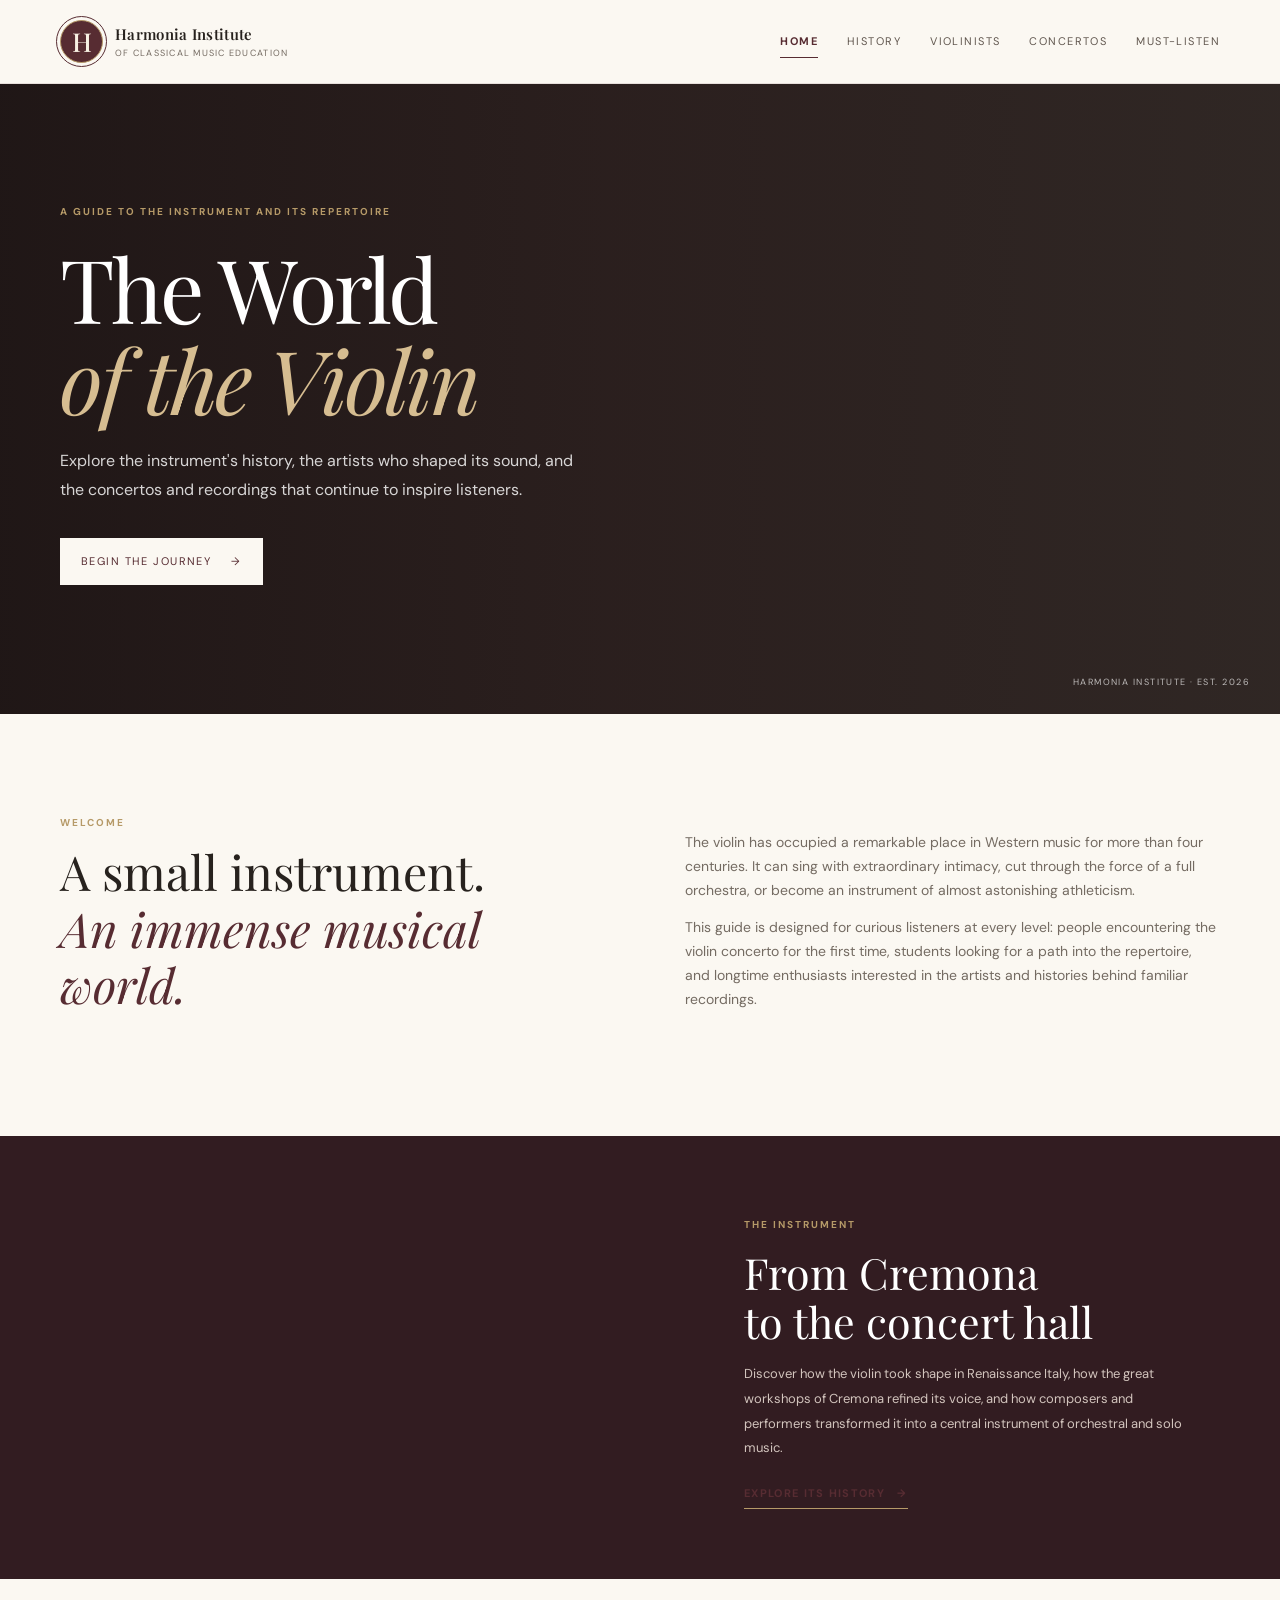
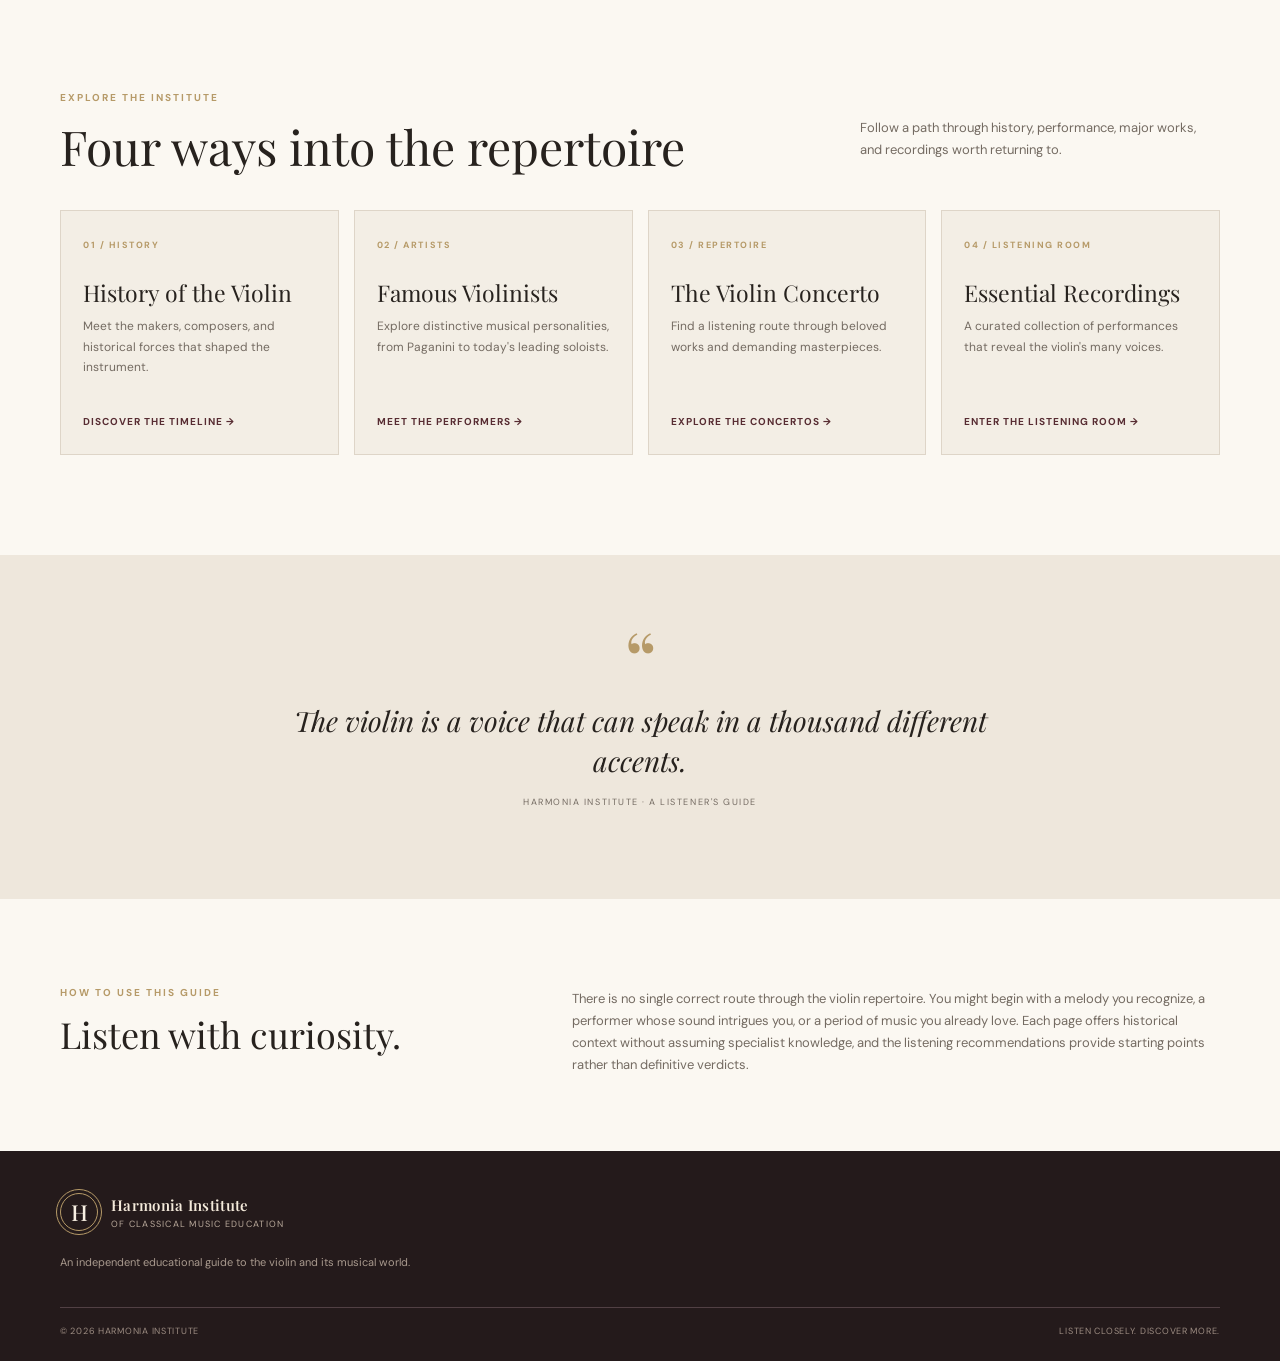
<file: index.html>
<!DOCTYPE html>
<html lang="en">
<head>
  <meta charset="UTF-8">
  <meta name="viewport" content="width=device-width, initial-scale=1.0">
  <meta name="description" content="Harmonia Institute of Classical Music Education — an approachable guide to the violin, its history, performers, concertos, and essential recordings.">
  <title>Harmonia Institute | The World of the Violin</title>
  <link rel="icon" href="assets/violin-mark.svg" type="image/svg+xml">
  <link rel="stylesheet" href="assets/styles.css">
  <script src="assets/site.js" defer></script>
</head>
<body>
  <a class="skip-link" href="#main">Skip to content</a>
  <header class="site-header">
    <div class="header-inner">
      <a class="brand" href="index.html" aria-label="Harmonia Institute home">
        <span class="brand-mark">H</span><span class="brand-copy"><strong>Harmonia Institute</strong><small>of Classical Music Education</small></span>
      </a>
      <button class="menu-toggle" aria-expanded="false" aria-controls="primary-nav">Menu <span>☰</span></button>
      <nav id="primary-nav" class="primary-nav" aria-label="Main navigation">
        <a class="active" href="index.html">Home</a>
        <a href="history.html">History</a>
        <a href="violinists.html">Violinists</a>
        <a href="concertos.html">Concertos</a>
        <a href="listening.html">Must-Listen</a>
      </nav>
    </div>
  </header>

  <main id="main">
    <section class="hero hero-home">
      <div class="hero-shade"></div>
      <div class="hero-content">
        <p class="eyebrow">A guide to the instrument and its repertoire</p>
        <h1>The World<br><em>of the Violin</em></h1>
        <p class="hero-lede">Explore the instrument's history, the artists who shaped its sound, and the concertos and recordings that continue to inspire listeners.</p>
        <a class="button button-light" href="history.html">Begin the journey <span aria-hidden="true">→</span></a>
      </div>
      <div class="hero-caption">Harmonia Institute · Est. 2026</div>
    </section>

    <section class="intro-section page-wrap">
      <div class="section-kicker">Welcome</div>
      <div class="intro-grid">
        <div><h2>A small instrument.<br><em>An immense musical world.</em></h2></div>
        <div class="intro-copy">
          <p>The violin has occupied a remarkable place in Western music for more than four centuries. It can sing with extraordinary intimacy, cut through the force of a full orchestra, or become an instrument of almost astonishing athleticism.</p>
          <p>This guide is designed for curious listeners at every level: people encountering the violin concerto for the first time, students looking for a path into the repertoire, and longtime enthusiasts interested in the artists and histories behind familiar recordings.</p>
        </div>
      </div>
    </section>

    <section class="feature-band">
      <div class="page-wrap feature-grid">
        <div class="feature-image image-violin" role="img" aria-label="A violin resting on a dark wooden surface"></div>
        <div class="feature-text">
          <p class="eyebrow">The instrument</p>
          <h2>From Cremona<br>to the concert hall</h2>
          <p>Discover how the violin took shape in Renaissance Italy, how the great workshops of Cremona refined its voice, and how composers and performers transformed it into a central instrument of orchestral and solo music.</p>
          <a class="text-link" href="history.html">Explore its history <span>→</span></a>
        </div>
      </div>
    </section>

    <section class="page-wrap explore-section">
      <div class="section-heading"><div><p class="section-kicker">Explore the institute</p><h2>Four ways into the repertoire</h2></div><p>Follow a path through history, performance, major works, and recordings worth returning to.</p></div>
      <div class="card-grid">
        <a class="topic-card" href="history.html"><span class="card-number">01 / HISTORY</span><h3>History of the Violin</h3><p>Meet the makers, composers, and historical forces that shaped the instrument.</p><span class="card-arrow">Discover the timeline →</span></a>
        <a class="topic-card" href="violinists.html"><span class="card-number">02 / ARTISTS</span><h3>Famous Violinists</h3><p>Explore distinctive musical personalities, from Paganini to today's leading soloists.</p><span class="card-arrow">Meet the performers →</span></a>
        <a class="topic-card" href="concertos.html"><span class="card-number">03 / REPERTOIRE</span><h3>The Violin Concerto</h3><p>Find a listening route through beloved works and demanding masterpieces.</p><span class="card-arrow">Explore the concertos →</span></a>
        <a class="topic-card" href="listening.html"><span class="card-number">04 / LISTENING ROOM</span><h3>Essential Recordings</h3><p>A curated collection of performances that reveal the violin's many voices.</p><span class="card-arrow">Enter the listening room →</span></a>
      </div>
    </section>

    <section class="quote-section">
      <div class="quote-mark">“</div>
      <blockquote>The violin is a voice that can speak in a thousand different accents.</blockquote>
      <p>Harmonia Institute · A listener's guide</p>
    </section>

    <section class="page-wrap note-section">
      <div><p class="section-kicker">How to use this guide</p><h2>Listen with curiosity.</h2></div>
      <p>There is no single correct route through the violin repertoire. You might begin with a melody you recognize, a performer whose sound intrigues you, or a period of music you already love. Each page offers historical context without assuming specialist knowledge, and the listening recommendations provide starting points rather than definitive verdicts.</p>
    </section>
  </main>

  <footer class="site-footer"><div class="footer-inner"><div class="footer-brand"><span class="brand-mark">H</span><div><strong>Harmonia Institute</strong><small>of Classical Music Education</small></div></div><p>An independent educational guide to the violin and its musical world.</p><div class="footer-bottom"><span>© 2026 Harmonia Institute</span><span>Listen closely. Discover more.</span></div></div></footer>
</body>
</html>
</file>
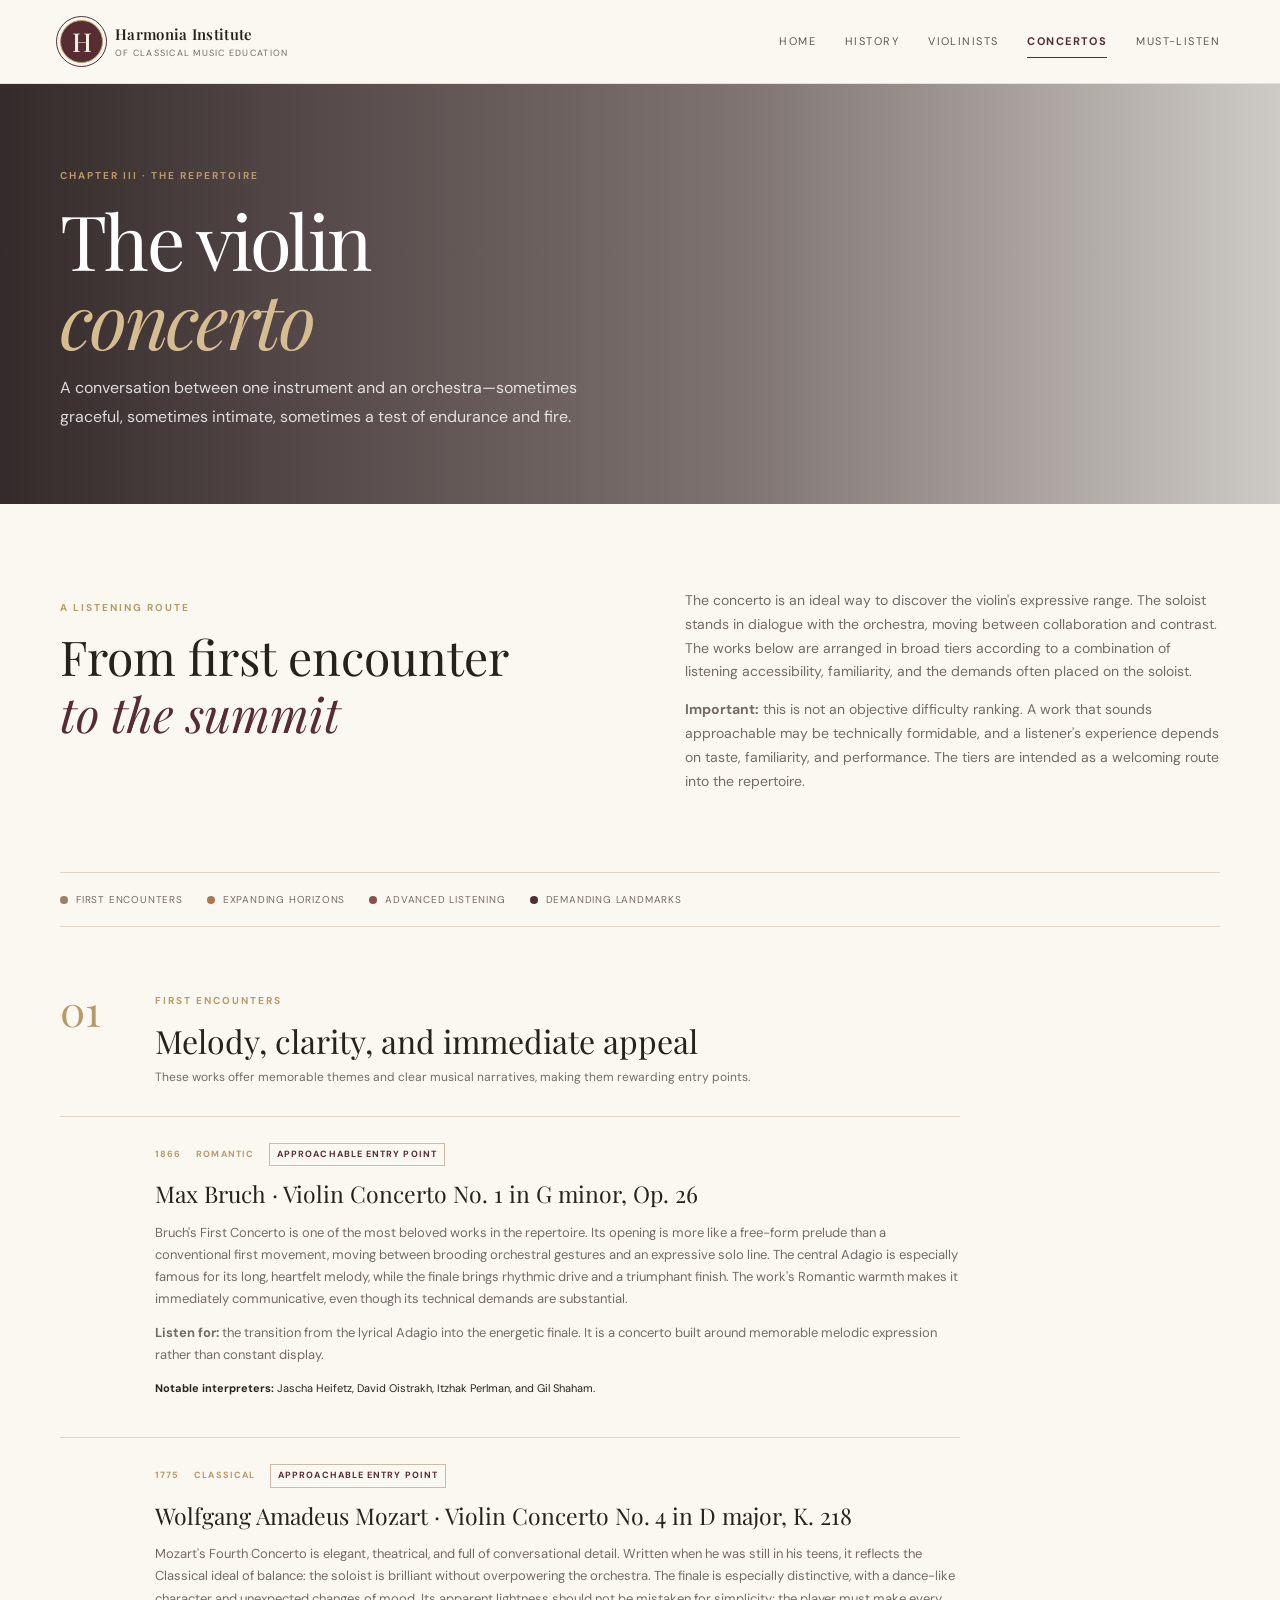
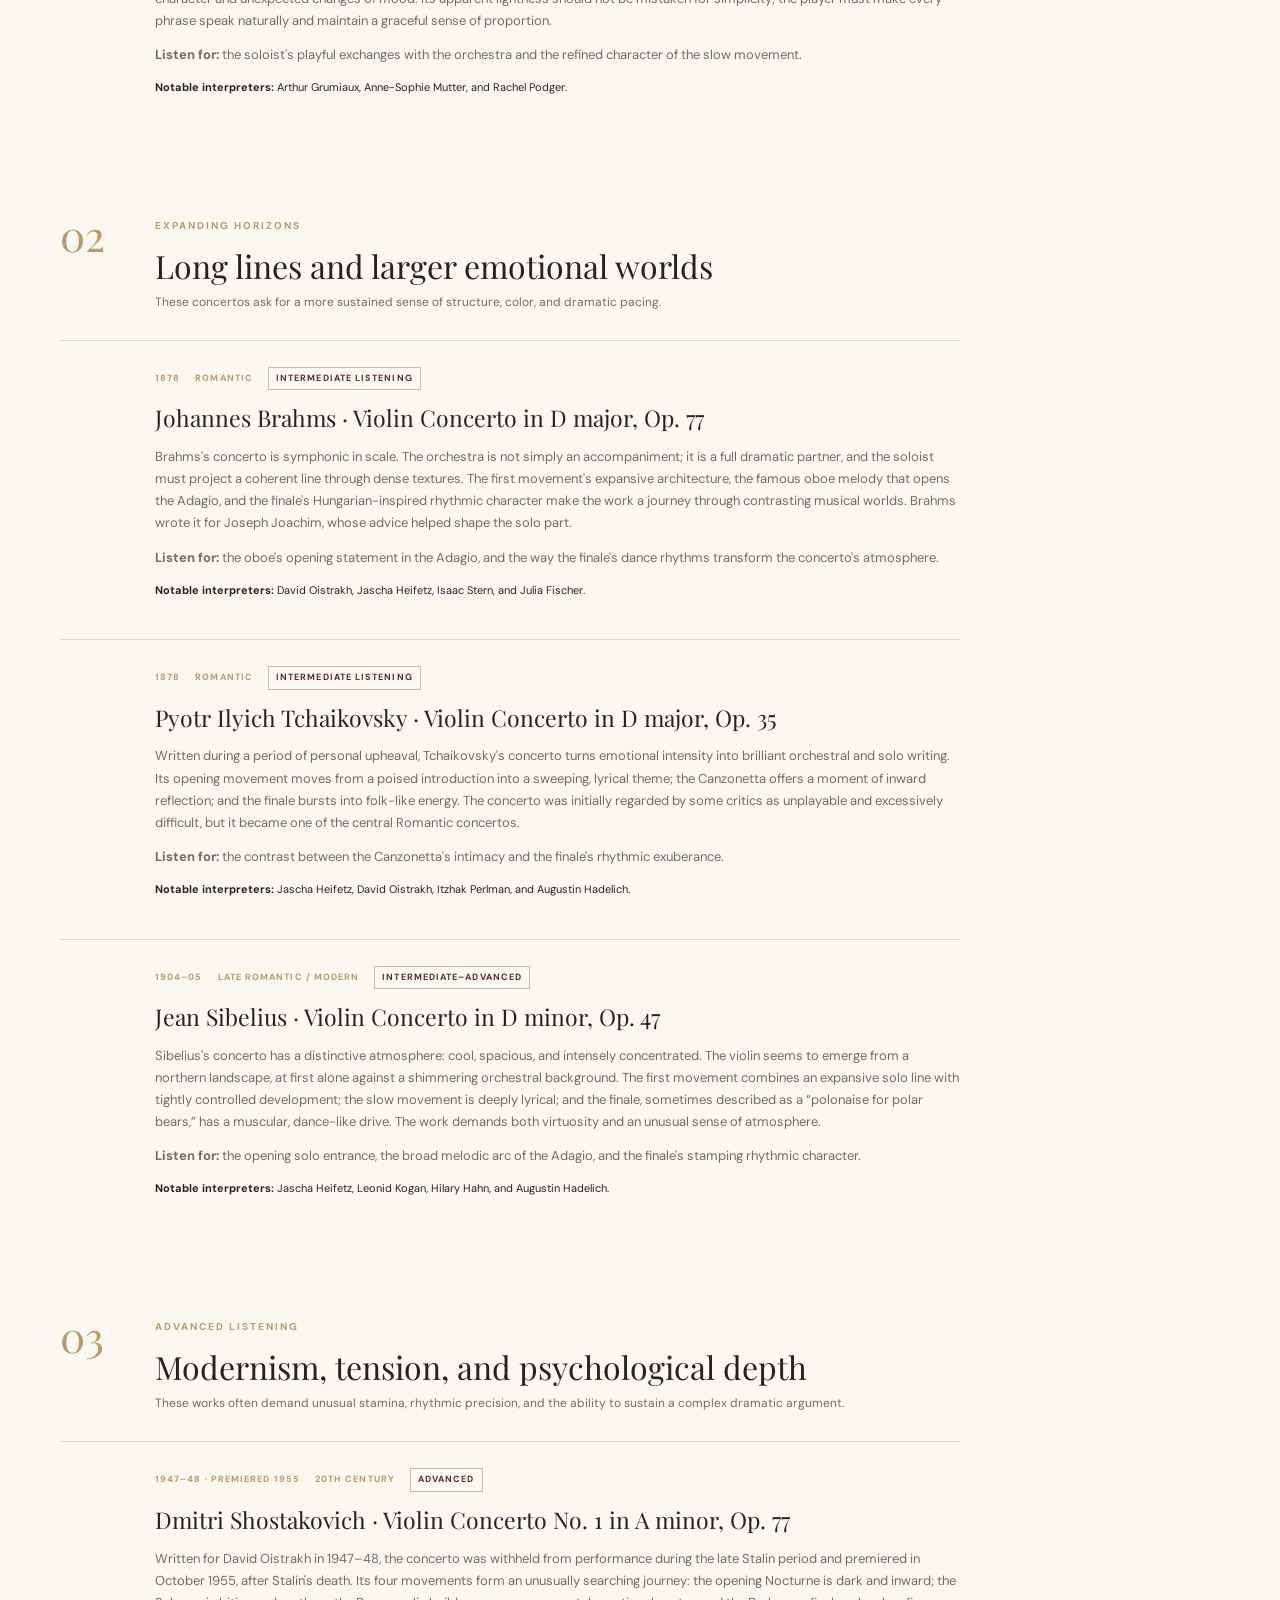
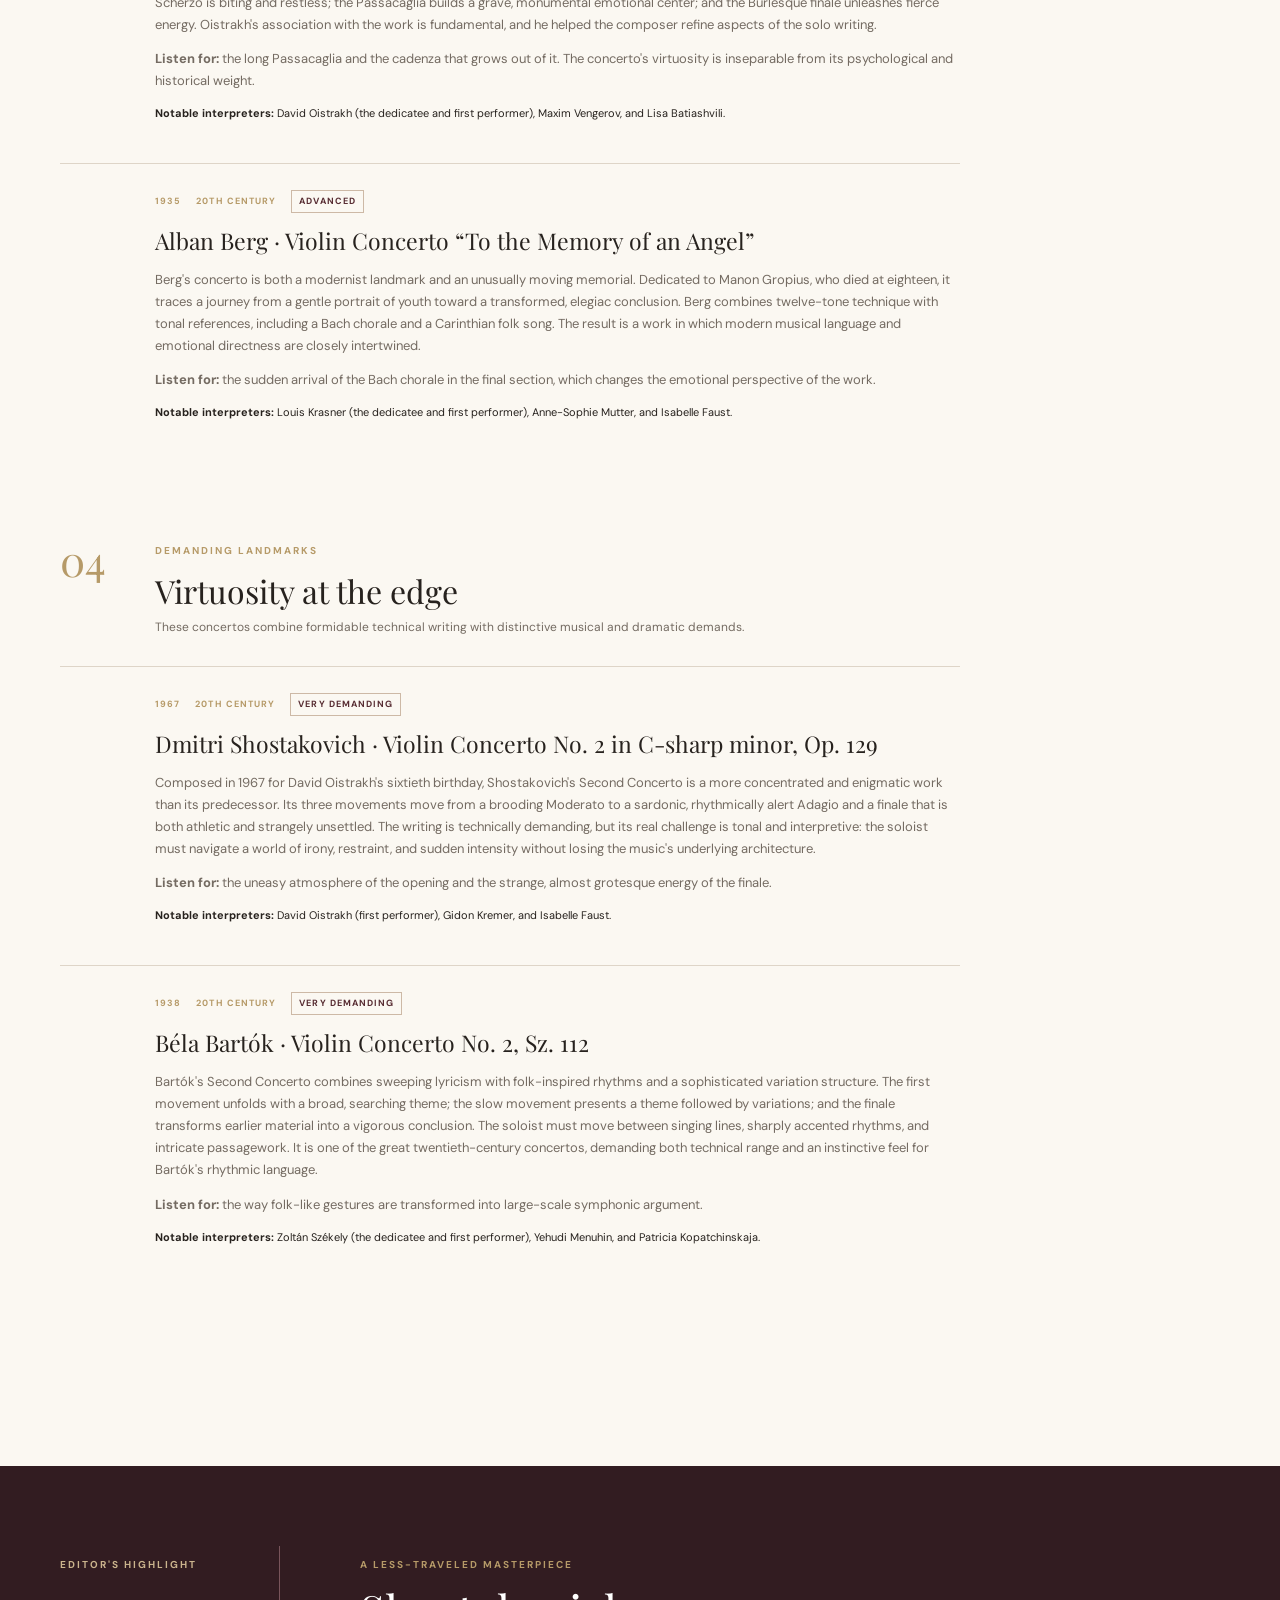
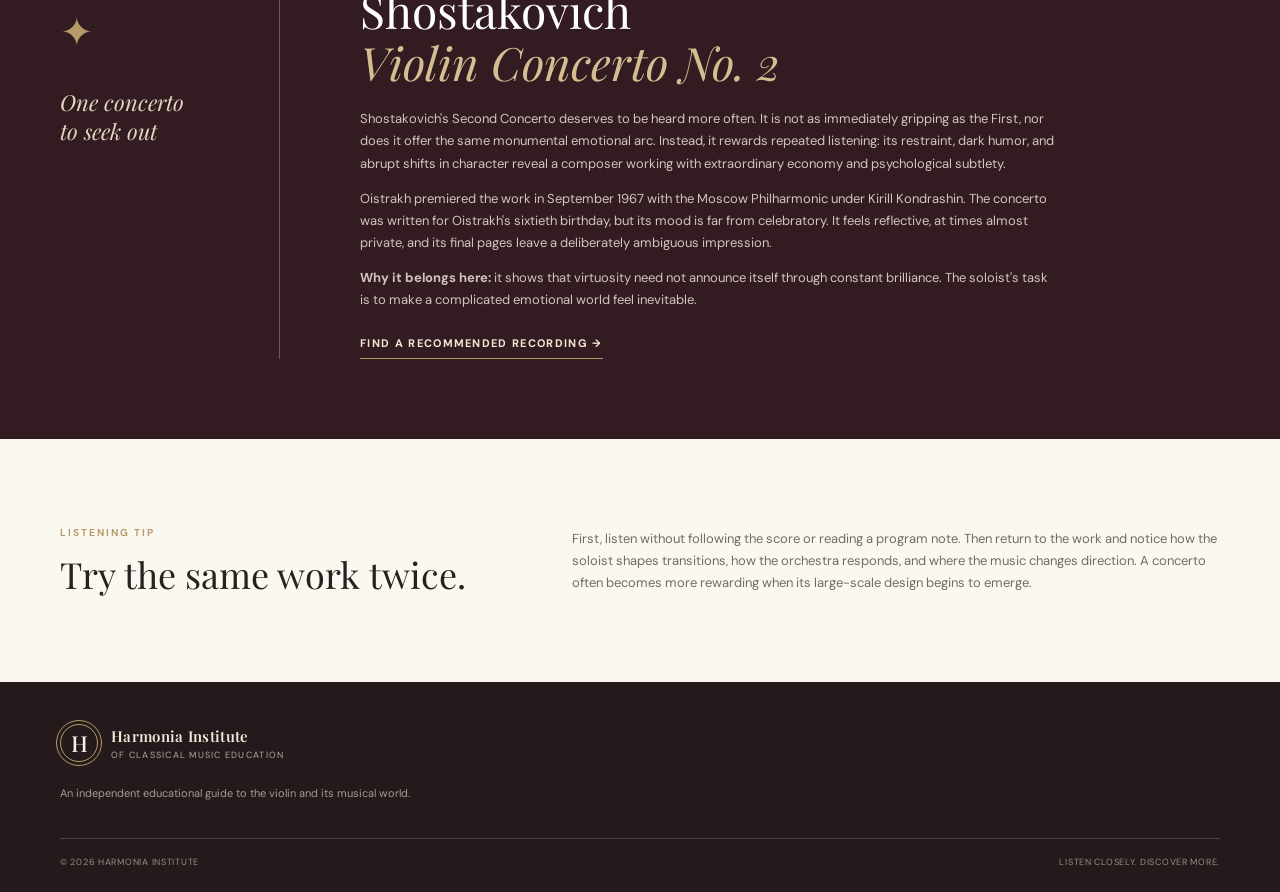
<file: concertos.html>
<!DOCTYPE html>
<html lang="en"><head><meta charset="UTF-8"><meta name="viewport" content="width=device-width, initial-scale=1.0"><meta name="description" content="A listener-friendly guide to essential violin concertos, organized by an approximate listening and technical progression."><title>Violin Concertos | Harmonia Institute</title><link rel="icon" href="assets/violin-mark.svg" type="image/svg+xml"><link rel="stylesheet" href="assets/styles.css"><script src="assets/site.js" defer></script></head>
<body><a class="skip-link" href="#main">Skip to content</a><header class="site-header"><div class="header-inner"><a class="brand" href="index.html"><span class="brand-mark">H</span><span class="brand-copy"><strong>Harmonia Institute</strong><small>of Classical Music Education</small></span></a><button class="menu-toggle" aria-expanded="false" aria-controls="primary-nav">Menu <span>☰</span></button><nav id="primary-nav" class="primary-nav" aria-label="Main navigation"><a href="index.html">Home</a><a href="history.html">History</a><a href="violinists.html">Violinists</a><a class="active" href="concertos.html">Concertos</a><a href="listening.html">Must-Listen</a></nav></div></header>
<main id="main">
<section class="page-hero concerto-hero"><div class="page-wrap"><p class="eyebrow">Chapter III · The repertoire</p><h1>The violin<br><em>concerto</em></h1><p class="hero-lede">A conversation between one instrument and an orchestra—sometimes graceful, sometimes intimate, sometimes a test of endurance and fire.</p></div></section>
<section class="page-wrap content-section"><div class="intro-grid compact"><div><p class="section-kicker">A listening route</p><h2>From first encounter<br><em>to the summit</em></h2></div><div class="intro-copy"><p>The concerto is an ideal way to discover the violin's expressive range. The soloist stands in dialogue with the orchestra, moving between collaboration and contrast. The works below are arranged in broad tiers according to a combination of listening accessibility, familiarity, and the demands often placed on the soloist.</p><p><strong>Important:</strong> this is not an objective difficulty ranking. A work that sounds approachable may be technically formidable, and a listener's experience depends on taste, familiarity, and performance. The tiers are intended as a welcoming route into the repertoire.</p></div></div>
<div class="difficulty-legend"><span><i class="level-dot level-1"></i> First encounters</span><span><i class="level-dot level-2"></i> Expanding horizons</span><span><i class="level-dot level-3"></i> Advanced listening</span><span><i class="level-dot level-4"></i> Demanding landmarks</span></div>
<div class="concerto-tier"><div class="tier-heading"><span class="tier-number">01</span><div><p class="section-kicker">First encounters</p><h2>Melody, clarity, and immediate appeal</h2><p>These works offer memorable themes and clear musical narratives, making them rewarding entry points.</p></div></div>
<article class="work-entry"><div class="work-meta"><span>1866</span><span>Romantic</span><span class="level-tag">Approachable entry point</span></div><h3>Max Bruch · Violin Concerto No. 1 in G minor, Op. 26</h3><p>Bruch's First Concerto is one of the most beloved works in the repertoire. Its opening is more like a free-form prelude than a conventional first movement, moving between brooding orchestral gestures and an expressive solo line. The central Adagio is especially famous for its long, heartfelt melody, while the finale brings rhythmic drive and a triumphant finish. The work's Romantic warmth makes it immediately communicative, even though its technical demands are substantial.</p><p><strong>Listen for:</strong> the transition from the lyrical Adagio into the energetic finale. It is a concerto built around memorable melodic expression rather than constant display.</p><p class="work-players"><strong>Notable interpreters:</strong> Jascha Heifetz, David Oistrakh, Itzhak Perlman, and Gil Shaham.</p></article>
<article class="work-entry"><div class="work-meta"><span>1775</span><span>Classical</span><span class="level-tag">Approachable entry point</span></div><h3>Wolfgang Amadeus Mozart · Violin Concerto No. 4 in D major, K. 218</h3><p>Mozart's Fourth Concerto is elegant, theatrical, and full of conversational detail. Written when he was still in his teens, it reflects the Classical ideal of balance: the soloist is brilliant without overpowering the orchestra. The finale is especially distinctive, with a dance-like character and unexpected changes of mood. Its apparent lightness should not be mistaken for simplicity; the player must make every phrase speak naturally and maintain a graceful sense of proportion.</p><p><strong>Listen for:</strong> the soloist's playful exchanges with the orchestra and the refined character of the slow movement.</p><p class="work-players"><strong>Notable interpreters:</strong> Arthur Grumiaux, Anne-Sophie Mutter, and Rachel Podger.</p></article>
</div>
<div class="concerto-tier"><div class="tier-heading"><span class="tier-number">02</span><div><p class="section-kicker">Expanding horizons</p><h2>Long lines and larger emotional worlds</h2><p>These concertos ask for a more sustained sense of structure, color, and dramatic pacing.</p></div></div>
<article class="work-entry"><div class="work-meta"><span>1878</span><span>Romantic</span><span class="level-tag">Intermediate listening</span></div><h3>Johannes Brahms · Violin Concerto in D major, Op. 77</h3><p>Brahms's concerto is symphonic in scale. The orchestra is not simply an accompaniment; it is a full dramatic partner, and the soloist must project a coherent line through dense textures. The first movement's expansive architecture, the famous oboe melody that opens the Adagio, and the finale's Hungarian-inspired rhythmic character make the work a journey through contrasting musical worlds. Brahms wrote it for Joseph Joachim, whose advice helped shape the solo part.</p><p><strong>Listen for:</strong> the oboe's opening statement in the Adagio, and the way the finale's dance rhythms transform the concerto's atmosphere.</p><p class="work-players"><strong>Notable interpreters:</strong> David Oistrakh, Jascha Heifetz, Isaac Stern, and Julia Fischer.</p></article>
<article class="work-entry"><div class="work-meta"><span>1878</span><span>Romantic</span><span class="level-tag">Intermediate listening</span></div><h3>Pyotr Ilyich Tchaikovsky · Violin Concerto in D major, Op. 35</h3><p>Written during a period of personal upheaval, Tchaikovsky's concerto turns emotional intensity into brilliant orchestral and solo writing. Its opening movement moves from a poised introduction into a sweeping, lyrical theme; the Canzonetta offers a moment of inward reflection; and the finale bursts into folk-like energy. The concerto was initially regarded by some critics as unplayable and excessively difficult, but it became one of the central Romantic concertos.</p><p><strong>Listen for:</strong> the contrast between the Canzonetta's intimacy and the finale's rhythmic exuberance.</p><p class="work-players"><strong>Notable interpreters:</strong> Jascha Heifetz, David Oistrakh, Itzhak Perlman, and Augustin Hadelich.</p></article>
<article class="work-entry"><div class="work-meta"><span>1904–05</span><span>Late Romantic / Modern</span><span class="level-tag">Intermediate–advanced</span></div><h3>Jean Sibelius · Violin Concerto in D minor, Op. 47</h3><p>Sibelius's concerto has a distinctive atmosphere: cool, spacious, and intensely concentrated. The violin seems to emerge from a northern landscape, at first alone against a shimmering orchestral background. The first movement combines an expansive solo line with tightly controlled development; the slow movement is deeply lyrical; and the finale, sometimes described as a “polonaise for polar bears,” has a muscular, dance-like drive. The work demands both virtuosity and an unusual sense of atmosphere.</p><p><strong>Listen for:</strong> the opening solo entrance, the broad melodic arc of the Adagio, and the finale's stamping rhythmic character.</p><p class="work-players"><strong>Notable interpreters:</strong> Jascha Heifetz, Leonid Kogan, Hilary Hahn, and Augustin Hadelich.</p></article>
</div>
<div class="concerto-tier"><div class="tier-heading"><span class="tier-number">03</span><div><p class="section-kicker">Advanced listening</p><h2>Modernism, tension, and psychological depth</h2><p>These works often demand unusual stamina, rhythmic precision, and the ability to sustain a complex dramatic argument.</p></div></div>
<article class="work-entry"><div class="work-meta"><span>1947–48 · premiered 1955</span><span>20th century</span><span class="level-tag">Advanced</span></div><h3>Dmitri Shostakovich · Violin Concerto No. 1 in A minor, Op. 77</h3><p>Written for David Oistrakh in 1947–48, the concerto was withheld from performance during the late Stalin period and premiered in October 1955, after Stalin's death. Its four movements form an unusually searching journey: the opening Nocturne is dark and inward; the Scherzo is biting and restless; the Passacaglia builds a grave, monumental emotional center; and the Burlesque finale unleashes fierce energy. Oistrakh's association with the work is fundamental, and he helped the composer refine aspects of the solo writing.</p><p><strong>Listen for:</strong> the long Passacaglia and the cadenza that grows out of it. The concerto's virtuosity is inseparable from its psychological and historical weight.</p><p class="work-players"><strong>Notable interpreters:</strong> David Oistrakh (the dedicatee and first performer), Maxim Vengerov, and Lisa Batiashvili.</p></article>
<article class="work-entry"><div class="work-meta"><span>1935</span><span>20th century</span><span class="level-tag">Advanced</span></div><h3>Alban Berg · Violin Concerto “To the Memory of an Angel”</h3><p>Berg's concerto is both a modernist landmark and an unusually moving memorial. Dedicated to Manon Gropius, who died at eighteen, it traces a journey from a gentle portrait of youth toward a transformed, elegiac conclusion. Berg combines twelve-tone technique with tonal references, including a Bach chorale and a Carinthian folk song. The result is a work in which modern musical language and emotional directness are closely intertwined.</p><p><strong>Listen for:</strong> the sudden arrival of the Bach chorale in the final section, which changes the emotional perspective of the work.</p><p class="work-players"><strong>Notable interpreters:</strong> Louis Krasner (the dedicatee and first performer), Anne-Sophie Mutter, and Isabelle Faust.</p></article>
</div>
<div class="concerto-tier"><div class="tier-heading"><span class="tier-number">04</span><div><p class="section-kicker">Demanding landmarks</p><h2>Virtuosity at the edge</h2><p>These concertos combine formidable technical writing with distinctive musical and dramatic demands.</p></div></div>
<article class="work-entry"><div class="work-meta"><span>1967</span><span>20th century</span><span class="level-tag">Very demanding</span></div><h3>Dmitri Shostakovich · Violin Concerto No. 2 in C-sharp minor, Op. 129</h3><p>Composed in 1967 for David Oistrakh's sixtieth birthday, Shostakovich's Second Concerto is a more concentrated and enigmatic work than its predecessor. Its three movements move from a brooding Moderato to a sardonic, rhythmically alert Adagio and a finale that is both athletic and strangely unsettled. The writing is technically demanding, but its real challenge is tonal and interpretive: the soloist must navigate a world of irony, restraint, and sudden intensity without losing the music's underlying architecture.</p><p><strong>Listen for:</strong> the uneasy atmosphere of the opening and the strange, almost grotesque energy of the finale.</p><p class="work-players"><strong>Notable interpreters:</strong> David Oistrakh (first performer), Gidon Kremer, and Isabelle Faust.</p></article>
<article class="work-entry"><div class="work-meta"><span>1938</span><span>20th century</span><span class="level-tag">Very demanding</span></div><h3>Béla Bartók · Violin Concerto No. 2, Sz. 112</h3><p>Bartók's Second Concerto combines sweeping lyricism with folk-inspired rhythms and a sophisticated variation structure. The first movement unfolds with a broad, searching theme; the slow movement presents a theme followed by variations; and the finale transforms earlier material into a vigorous conclusion. The soloist must move between singing lines, sharply accented rhythms, and intricate passagework. It is one of the great twentieth-century concertos, demanding both technical range and an instinctive feel for Bartók's rhythmic language.</p><p><strong>Listen for:</strong> the way folk-like gestures are transformed into large-scale symphonic argument.</p><p class="work-players"><strong>Notable interpreters:</strong> Zoltán Székely (the dedicatee and first performer), Yehudi Menuhin, and Patricia Kopatchinskaja.</p></article>
</div>
</section>
<section class="editor-section"><div class="page-wrap editor-grid"><div class="editor-label"><p class="section-kicker">Editor's highlight</p><span class="editor-star">✦</span><p>One concerto<br>to seek out</p></div><div><p class="eyebrow">A less-traveled masterpiece</p><h2>Shostakovich<br><em>Violin Concerto No. 2</em></h2><p>Shostakovich's Second Concerto deserves to be heard more often. It is not as immediately gripping as the First, nor does it offer the same monumental emotional arc. Instead, it rewards repeated listening: its restraint, dark humor, and abrupt shifts in character reveal a composer working with extraordinary economy and psychological subtlety.</p><p>Oistrakh premiered the work in September 1967 with the Moscow Philharmonic under Kirill Kondrashin. The concerto was written for Oistrakh's sixtieth birthday, but its mood is far from celebratory. It feels reflective, at times almost private, and its final pages leave a deliberately ambiguous impression.</p><p><strong>Why it belongs here:</strong> it shows that virtuosity need not announce itself through constant brilliance. The soloist's task is to make a complicated emotional world feel inevitable.</p><a class="text-link text-link-light" href="listening.html">Find a recommended recording →</a></div></div></section>
<section class="page-wrap note-section"><div><p class="section-kicker">Listening tip</p><h2>Try the same work twice.</h2></div><p>First, listen without following the score or reading a program note. Then return to the work and notice how the soloist shapes transitions, how the orchestra responds, and where the music changes direction. A concerto often becomes more rewarding when its large-scale design begins to emerge.</p></section>
</main><footer class="site-footer"><div class="footer-inner"><div class="footer-brand"><span class="brand-mark">H</span><div><strong>Harmonia Institute</strong><small>of Classical Music Education</small></div></div><p>An independent educational guide to the violin and its musical world.</p><div class="footer-bottom"><span>© 2026 Harmonia Institute</span><span>Listen closely. Discover more.</span></div></div></footer></body></html>
</file>
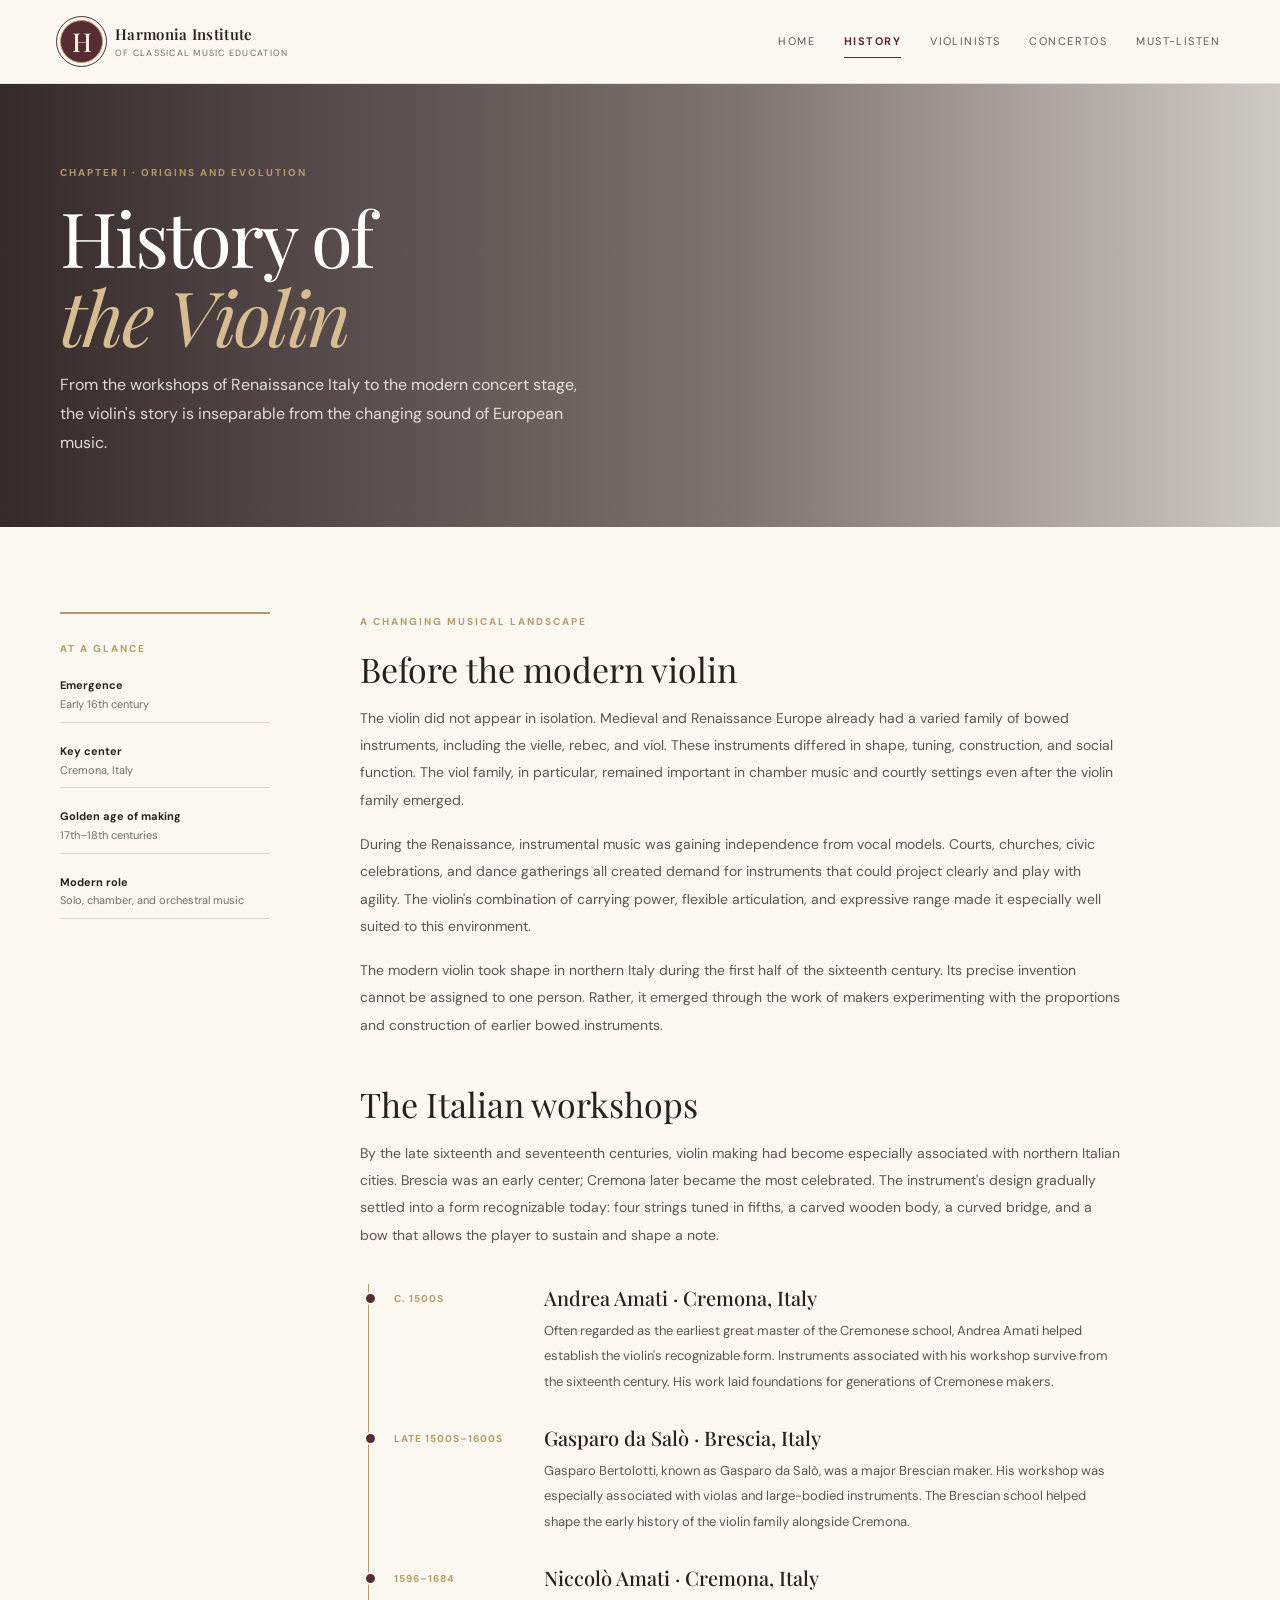
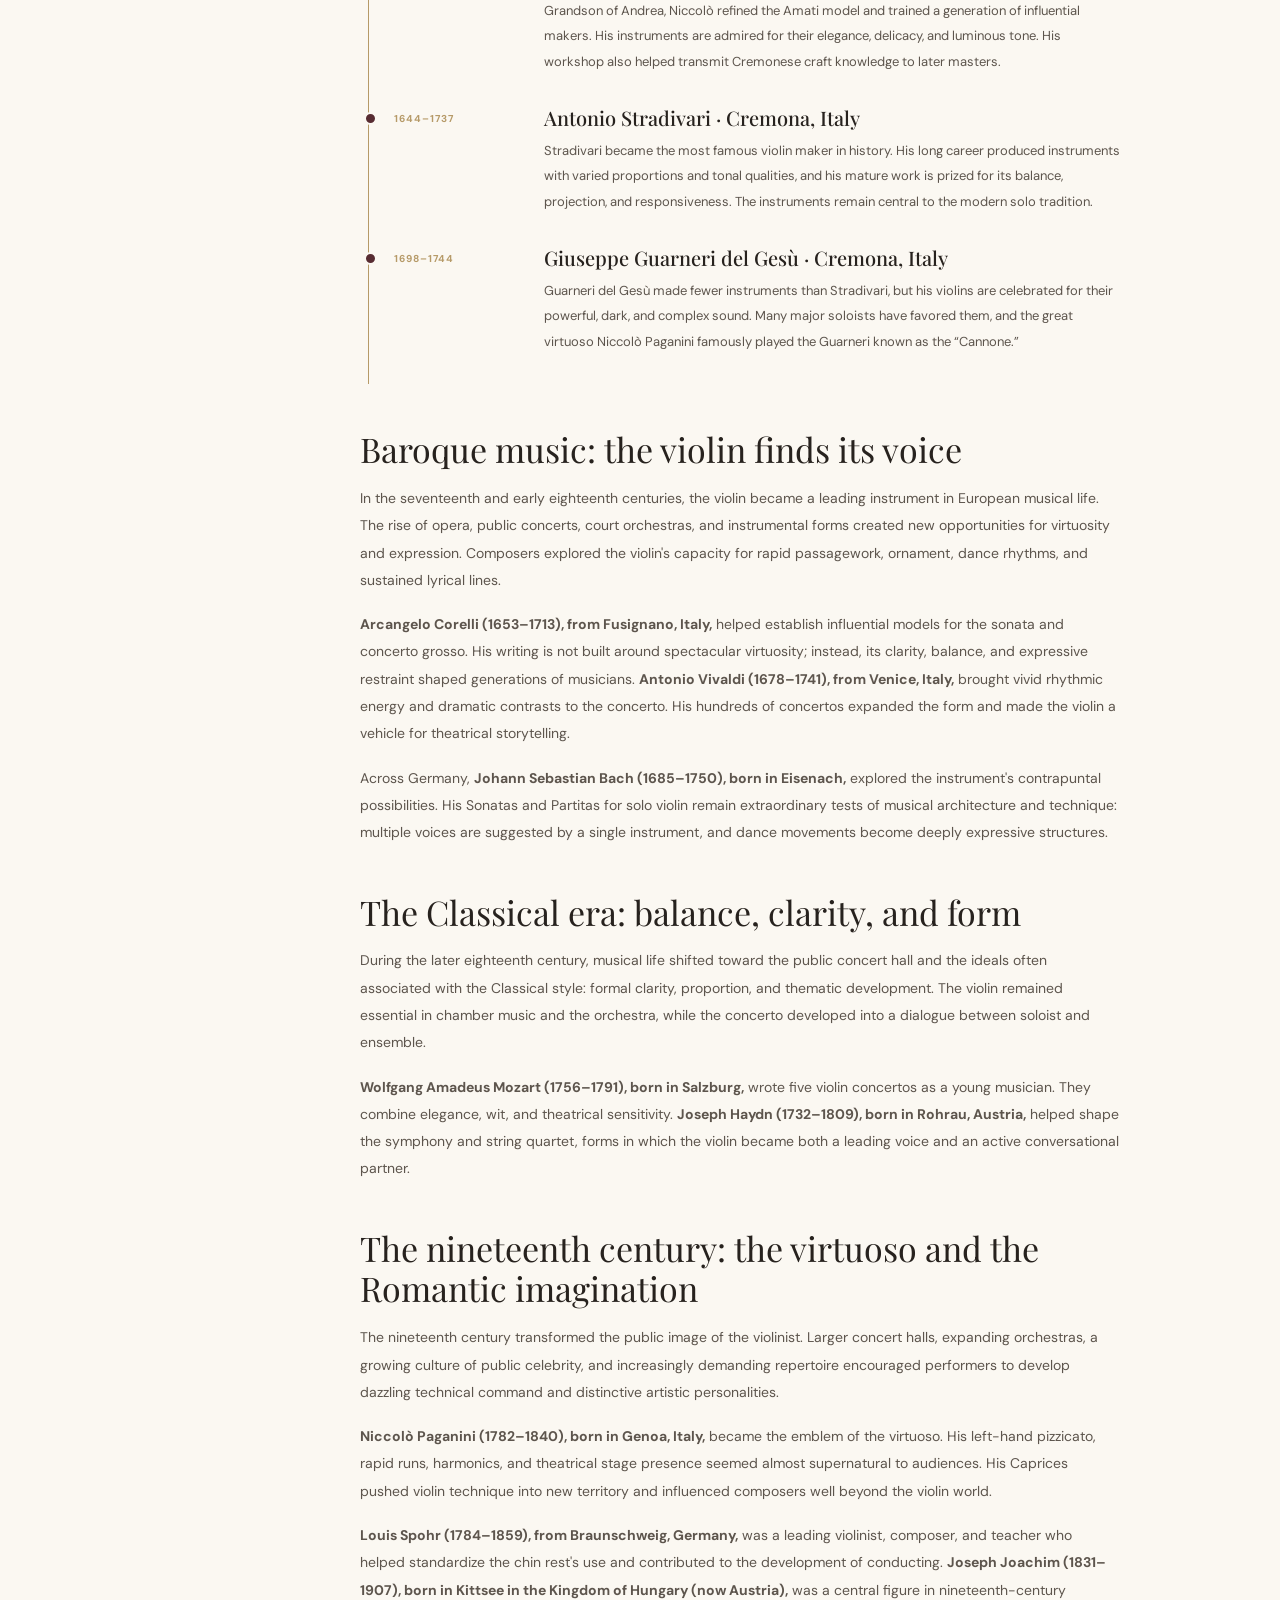
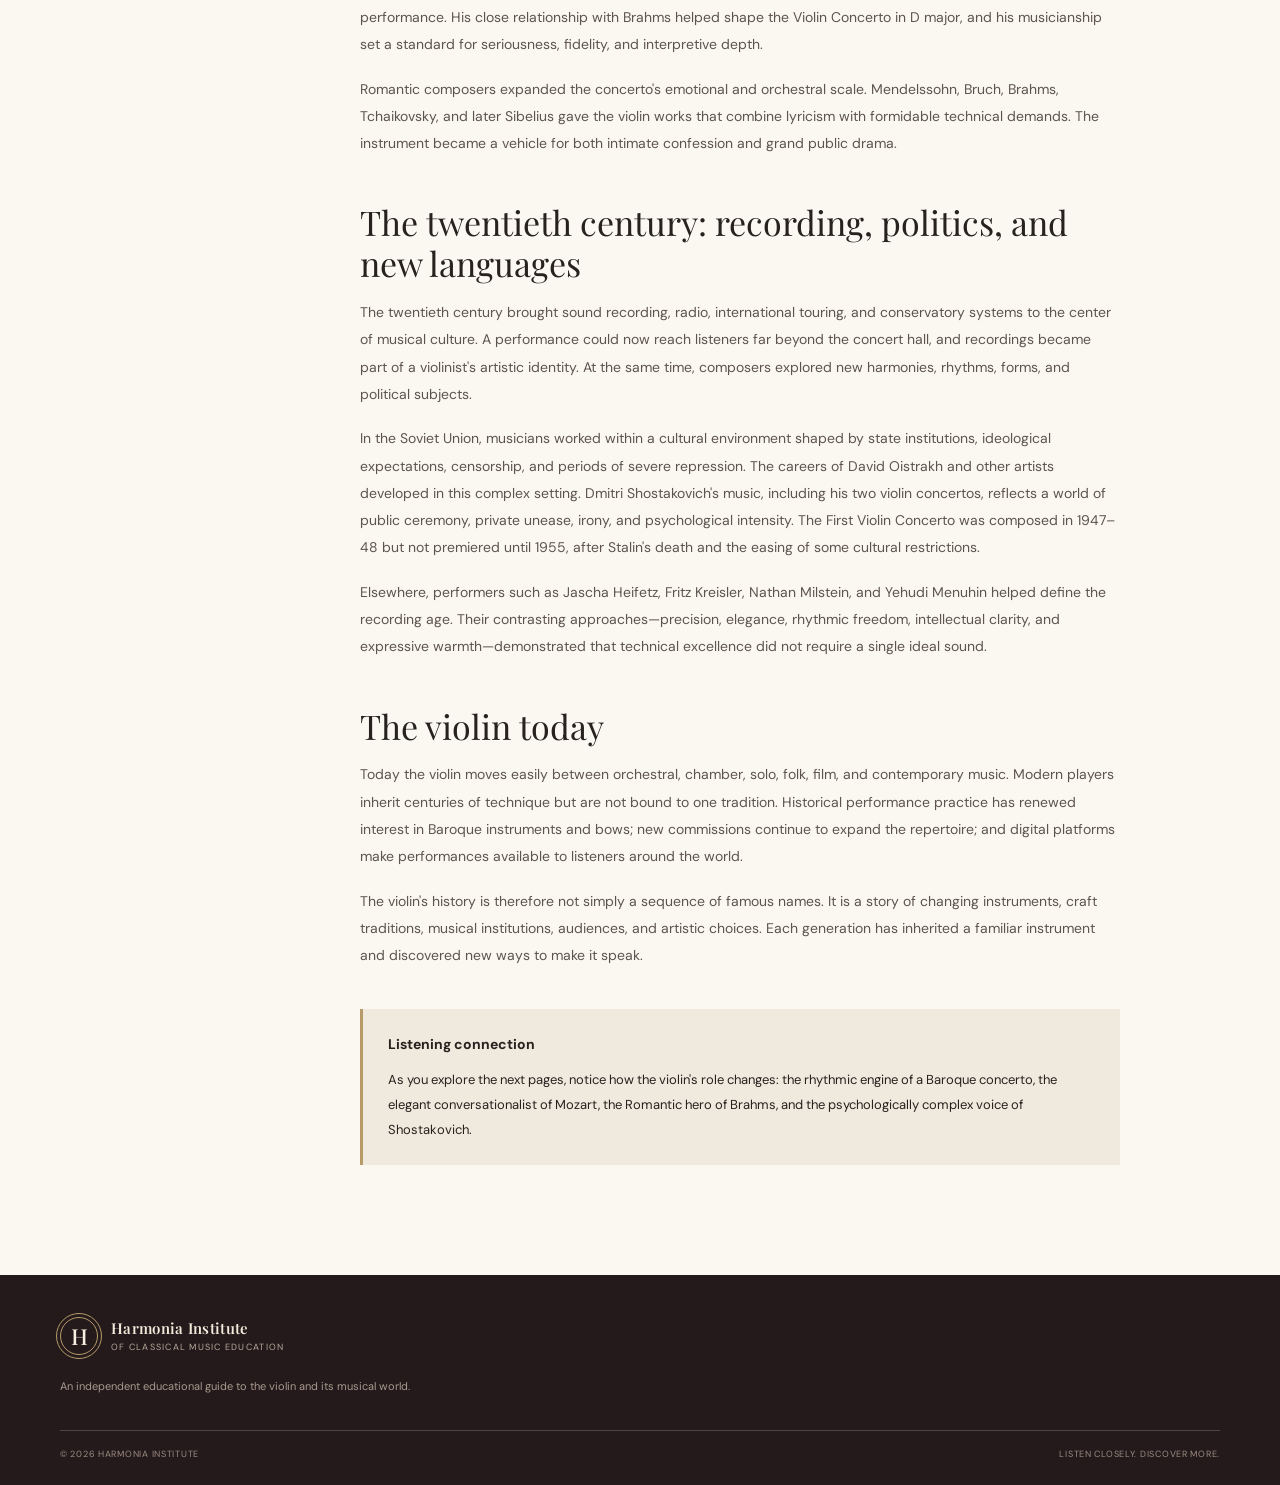
<file: history.html>
<!DOCTYPE html>
<html lang="en">
<head><meta charset="UTF-8"><meta name="viewport" content="width=device-width, initial-scale=1.0"><meta name="description" content="Trace the violin's history from Renaissance Italy through the great makers, composers, and musical eras."><title>History of the Violin | Harmonia Institute</title><link rel="icon" href="assets/violin-mark.svg" type="image/svg+xml"><link rel="stylesheet" href="assets/styles.css"><script src="assets/site.js" defer></script></head>
<body><a class="skip-link" href="#main">Skip to content</a><header class="site-header"><div class="header-inner"><a class="brand" href="index.html"><span class="brand-mark">H</span><span class="brand-copy"><strong>Harmonia Institute</strong><small>of Classical Music Education</small></span></a><button class="menu-toggle" aria-expanded="false" aria-controls="primary-nav">Menu <span>☰</span></button><nav id="primary-nav" class="primary-nav" aria-label="Main navigation"><a href="index.html">Home</a><a class="active" href="history.html">History</a><a href="violinists.html">Violinists</a><a href="concertos.html">Concertos</a><a href="listening.html">Must-Listen</a></nav></div></header>
<main id="main">
<section class="page-hero history-hero"><div class="page-wrap"><p class="eyebrow">Chapter I · Origins and evolution</p><h1>History of<br><em>the Violin</em></h1><p class="hero-lede">From the workshops of Renaissance Italy to the modern concert stage, the violin's story is inseparable from the changing sound of European music.</p></div></section>
<section class="page-wrap article-layout"><aside class="side-note"><p class="section-kicker">At a glance</p><p><strong>Emergence</strong><br>Early 16th century</p><p><strong>Key center</strong><br>Cremona, Italy</p><p><strong>Golden age of making</strong><br>17th–18th centuries</p><p><strong>Modern role</strong><br>Solo, chamber, and orchestral music</p></aside><article class="prose">
<p class="section-kicker">A changing musical landscape</p><h2>Before the modern violin</h2>
<p>The violin did not appear in isolation. Medieval and Renaissance Europe already had a varied family of bowed instruments, including the vielle, rebec, and viol. These instruments differed in shape, tuning, construction, and social function. The viol family, in particular, remained important in chamber music and courtly settings even after the violin family emerged.</p>
<p>During the Renaissance, instrumental music was gaining independence from vocal models. Courts, churches, civic celebrations, and dance gatherings all created demand for instruments that could project clearly and play with agility. The violin's combination of carrying power, flexible articulation, and expressive range made it especially well suited to this environment.</p>
<p>The modern violin took shape in northern Italy during the first half of the sixteenth century. Its precise invention cannot be assigned to one person. Rather, it emerged through the work of makers experimenting with the proportions and construction of earlier bowed instruments.</p>
<h2>The Italian workshops</h2>
<p>By the late sixteenth and seventeenth centuries, violin making had become especially associated with northern Italian cities. Brescia was an early center; Cremona later became the most celebrated. The instrument's design gradually settled into a form recognizable today: four strings tuned in fifths, a carved wooden body, a curved bridge, and a bow that allows the player to sustain and shape a note.</p>
<div class="timeline">
<div class="timeline-item"><span class="timeline-date">c. 1500s</span><div><h3>Andrea Amati · Cremona, Italy</h3><p>Often regarded as the earliest great master of the Cremonese school, Andrea Amati helped establish the violin's recognizable form. Instruments associated with his workshop survive from the sixteenth century. His work laid foundations for generations of Cremonese makers.</p></div></div>
<div class="timeline-item"><span class="timeline-date">Late 1500s–1600s</span><div><h3>Gasparo da Salò · Brescia, Italy</h3><p>Gasparo Bertolotti, known as Gasparo da Salò, was a major Brescian maker. His workshop was especially associated with violas and large-bodied instruments. The Brescian school helped shape the early history of the violin family alongside Cremona.</p></div></div>
<div class="timeline-item"><span class="timeline-date">1596–1684</span><div><h3>Niccolò Amati · Cremona, Italy</h3><p>Grandson of Andrea, Niccolò refined the Amati model and trained a generation of influential makers. His instruments are admired for their elegance, delicacy, and luminous tone. His workshop also helped transmit Cremonese craft knowledge to later masters.</p></div></div>
<div class="timeline-item"><span class="timeline-date">1644–1737</span><div><h3>Antonio Stradivari · Cremona, Italy</h3><p>Stradivari became the most famous violin maker in history. His long career produced instruments with varied proportions and tonal qualities, and his mature work is prized for its balance, projection, and responsiveness. The instruments remain central to the modern solo tradition.</p></div></div>
<div class="timeline-item"><span class="timeline-date">1698–1744</span><div><h3>Giuseppe Guarneri del Gesù · Cremona, Italy</h3><p>Guarneri del Gesù made fewer instruments than Stradivari, but his violins are celebrated for their powerful, dark, and complex sound. Many major soloists have favored them, and the great virtuoso Niccolò Paganini famously played the Guarneri known as the “Cannone.”</p></div></div>
</div>
<h2>Baroque music: the violin finds its voice</h2>
<p>In the seventeenth and early eighteenth centuries, the violin became a leading instrument in European musical life. The rise of opera, public concerts, court orchestras, and instrumental forms created new opportunities for virtuosity and expression. Composers explored the violin's capacity for rapid passagework, ornament, dance rhythms, and sustained lyrical lines.</p>
<p><strong>Arcangelo Corelli (1653–1713), from Fusignano, Italy,</strong> helped establish influential models for the sonata and concerto grosso. His writing is not built around spectacular virtuosity; instead, its clarity, balance, and expressive restraint shaped generations of musicians. <strong>Antonio Vivaldi (1678–1741), from Venice, Italy,</strong> brought vivid rhythmic energy and dramatic contrasts to the concerto. His hundreds of concertos expanded the form and made the violin a vehicle for theatrical storytelling.</p>
<p>Across Germany, <strong>Johann Sebastian Bach (1685–1750), born in Eisenach,</strong> explored the instrument's contrapuntal possibilities. His Sonatas and Partitas for solo violin remain extraordinary tests of musical architecture and technique: multiple voices are suggested by a single instrument, and dance movements become deeply expressive structures.</p>
<h2>The Classical era: balance, clarity, and form</h2>
<p>During the later eighteenth century, musical life shifted toward the public concert hall and the ideals often associated with the Classical style: formal clarity, proportion, and thematic development. The violin remained essential in chamber music and the orchestra, while the concerto developed into a dialogue between soloist and ensemble.</p>
<p><strong>Wolfgang Amadeus Mozart (1756–1791), born in Salzburg,</strong> wrote five violin concertos as a young musician. They combine elegance, wit, and theatrical sensitivity. <strong>Joseph Haydn (1732–1809), born in Rohrau, Austria,</strong> helped shape the symphony and string quartet, forms in which the violin became both a leading voice and an active conversational partner.</p>
<h2>The nineteenth century: the virtuoso and the Romantic imagination</h2>
<p>The nineteenth century transformed the public image of the violinist. Larger concert halls, expanding orchestras, a growing culture of public celebrity, and increasingly demanding repertoire encouraged performers to develop dazzling technical command and distinctive artistic personalities.</p>
<p><strong>Niccolò Paganini (1782–1840), born in Genoa, Italy,</strong> became the emblem of the virtuoso. His left-hand pizzicato, rapid runs, harmonics, and theatrical stage presence seemed almost supernatural to audiences. His Caprices pushed violin technique into new territory and influenced composers well beyond the violin world.</p>
<p><strong>Louis Spohr (1784–1859), from Braunschweig, Germany,</strong> was a leading violinist, composer, and teacher who helped standardize the chin rest's use and contributed to the development of conducting. <strong>Joseph Joachim (1831–1907), born in Kittsee in the Kingdom of Hungary (now Austria),</strong> was a central figure in nineteenth-century performance. His close relationship with Brahms helped shape the Violin Concerto in D major, and his musicianship set a standard for seriousness, fidelity, and interpretive depth.</p>
<p>Romantic composers expanded the concerto's emotional and orchestral scale. Mendelssohn, Bruch, Brahms, Tchaikovsky, and later Sibelius gave the violin works that combine lyricism with formidable technical demands. The instrument became a vehicle for both intimate confession and grand public drama.</p>
<h2>The twentieth century: recording, politics, and new languages</h2>
<p>The twentieth century brought sound recording, radio, international touring, and conservatory systems to the center of musical culture. A performance could now reach listeners far beyond the concert hall, and recordings became part of a violinist's artistic identity. At the same time, composers explored new harmonies, rhythms, forms, and political subjects.</p>
<p>In the Soviet Union, musicians worked within a cultural environment shaped by state institutions, ideological expectations, censorship, and periods of severe repression. The careers of David Oistrakh and other artists developed in this complex setting. Dmitri Shostakovich's music, including his two violin concertos, reflects a world of public ceremony, private unease, irony, and psychological intensity. The First Violin Concerto was composed in 1947–48 but not premiered until 1955, after Stalin's death and the easing of some cultural restrictions.</p>
<p>Elsewhere, performers such as Jascha Heifetz, Fritz Kreisler, Nathan Milstein, and Yehudi Menuhin helped define the recording age. Their contrasting approaches—precision, elegance, rhythmic freedom, intellectual clarity, and expressive warmth—demonstrated that technical excellence did not require a single ideal sound.</p>
<h2>The violin today</h2>
<p>Today the violin moves easily between orchestral, chamber, solo, folk, film, and contemporary music. Modern players inherit centuries of technique but are not bound to one tradition. Historical performance practice has renewed interest in Baroque instruments and bows; new commissions continue to expand the repertoire; and digital platforms make performances available to listeners around the world.</p>
<p>The violin's history is therefore not simply a sequence of famous names. It is a story of changing instruments, craft traditions, musical institutions, audiences, and artistic choices. Each generation has inherited a familiar instrument and discovered new ways to make it speak.</p>
<div class="callout"><strong>Listening connection</strong><p>As you explore the next pages, notice how the violin's role changes: the rhythmic engine of a Baroque concerto, the elegant conversationalist of Mozart, the Romantic hero of Brahms, and the psychologically complex voice of Shostakovich.</p></div>
</article></section>
</main><footer class="site-footer"><div class="footer-inner"><div class="footer-brand"><span class="brand-mark">H</span><div><strong>Harmonia Institute</strong><small>of Classical Music Education</small></div></div><p>An independent educational guide to the violin and its musical world.</p><div class="footer-bottom"><span>© 2026 Harmonia Institute</span><span>Listen closely. Discover more.</span></div></div></footer></body></html>
</file>
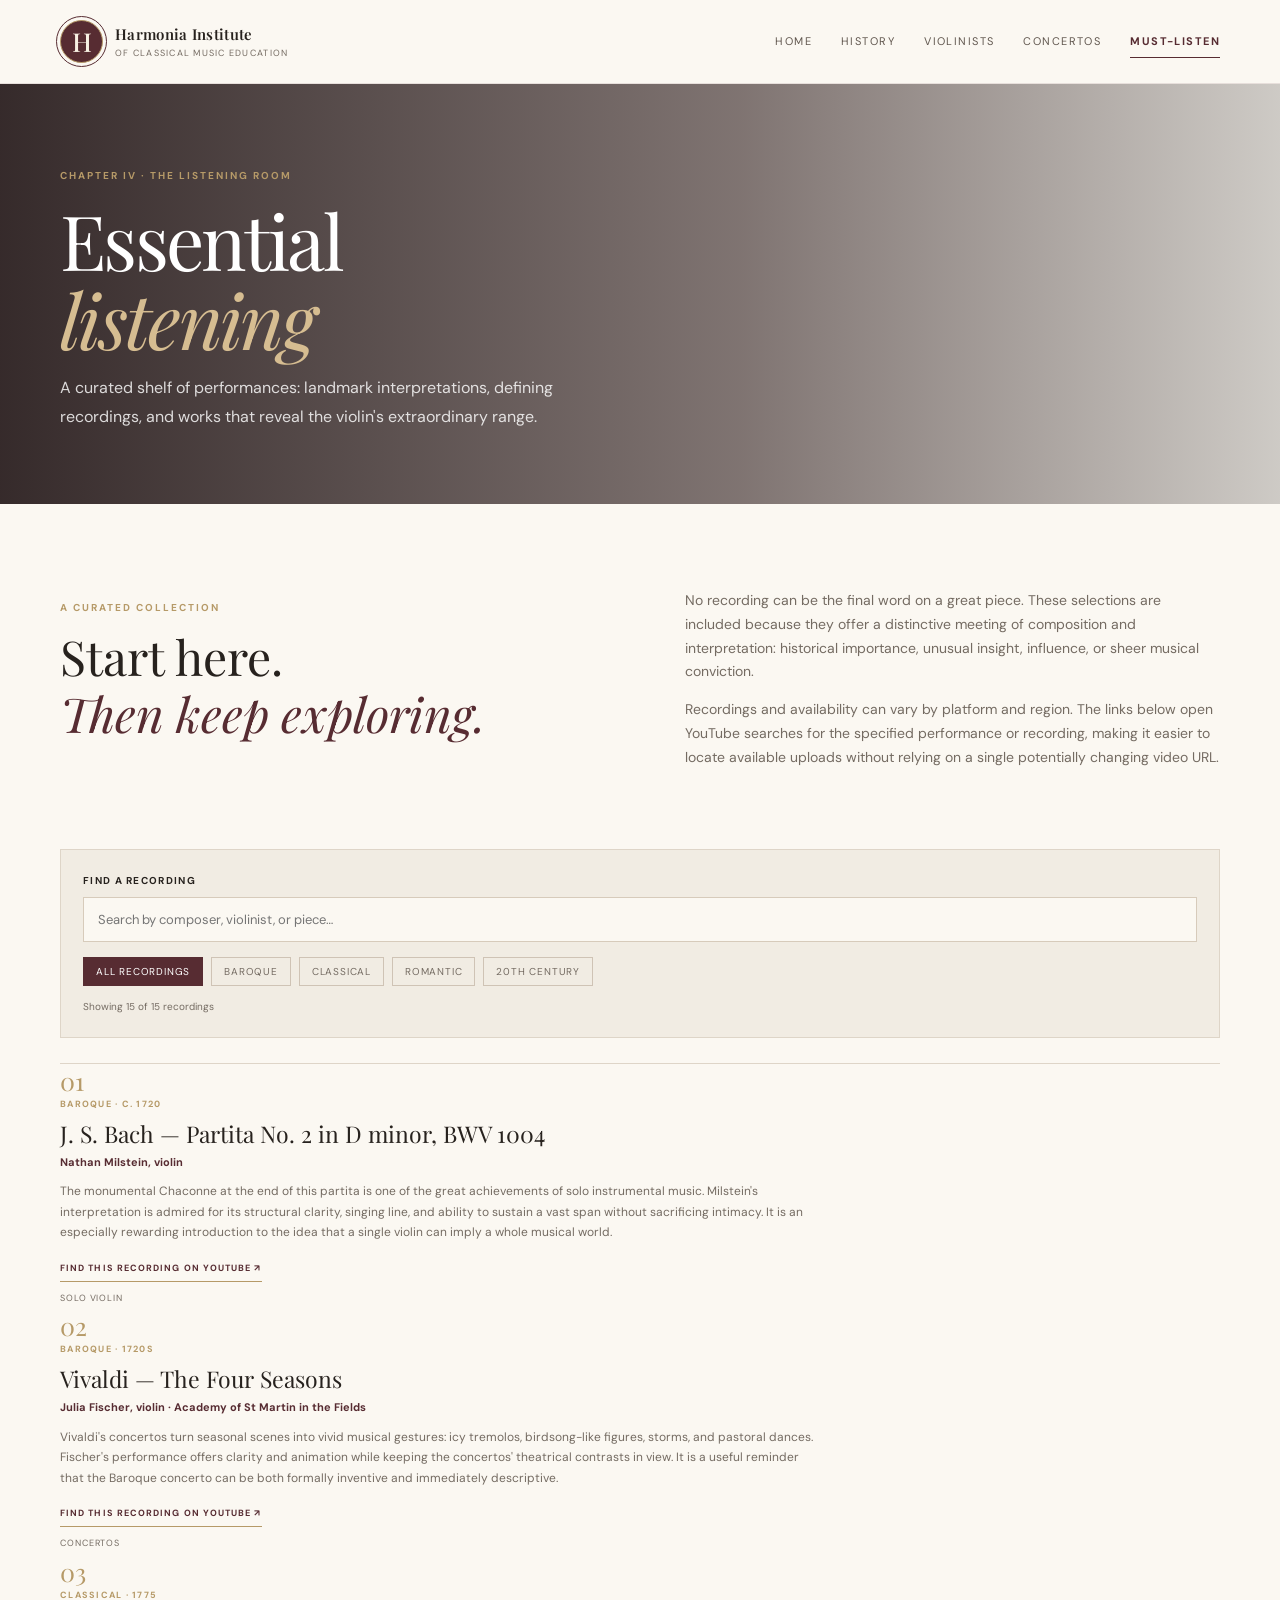
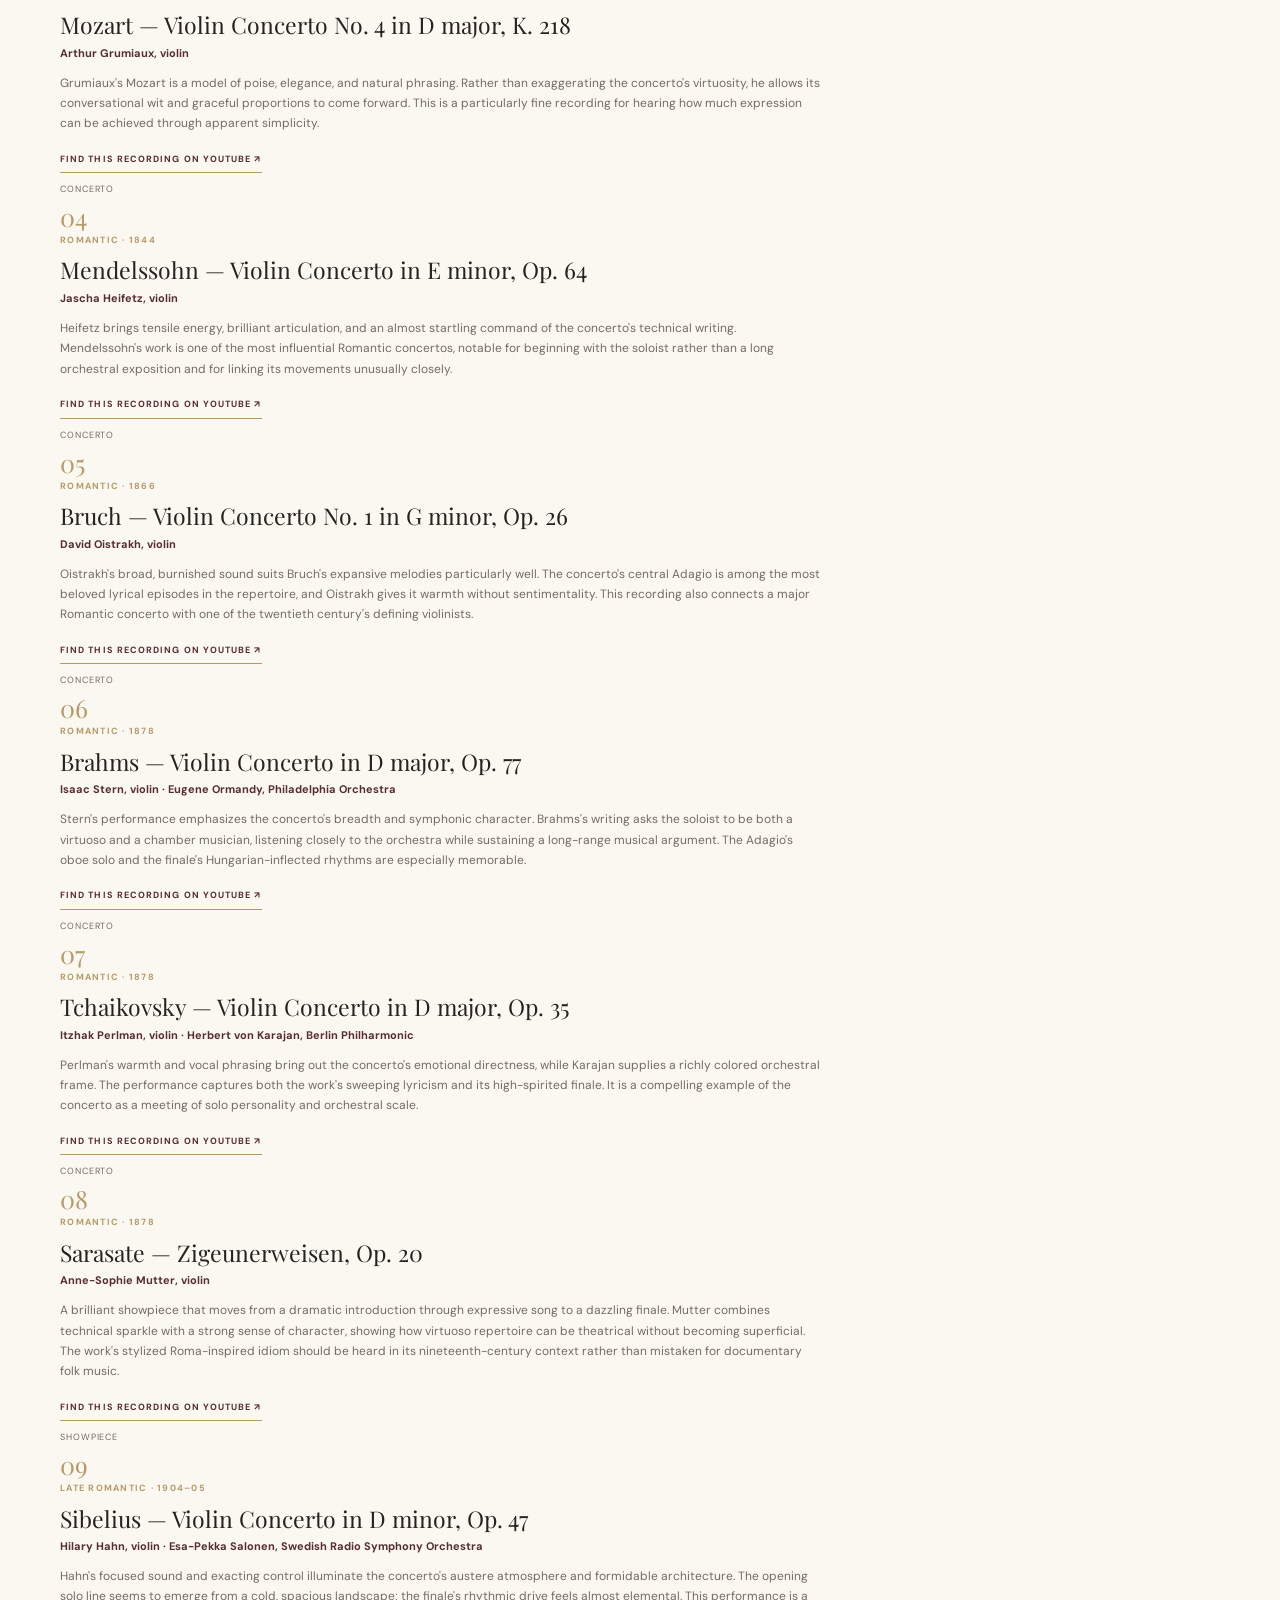
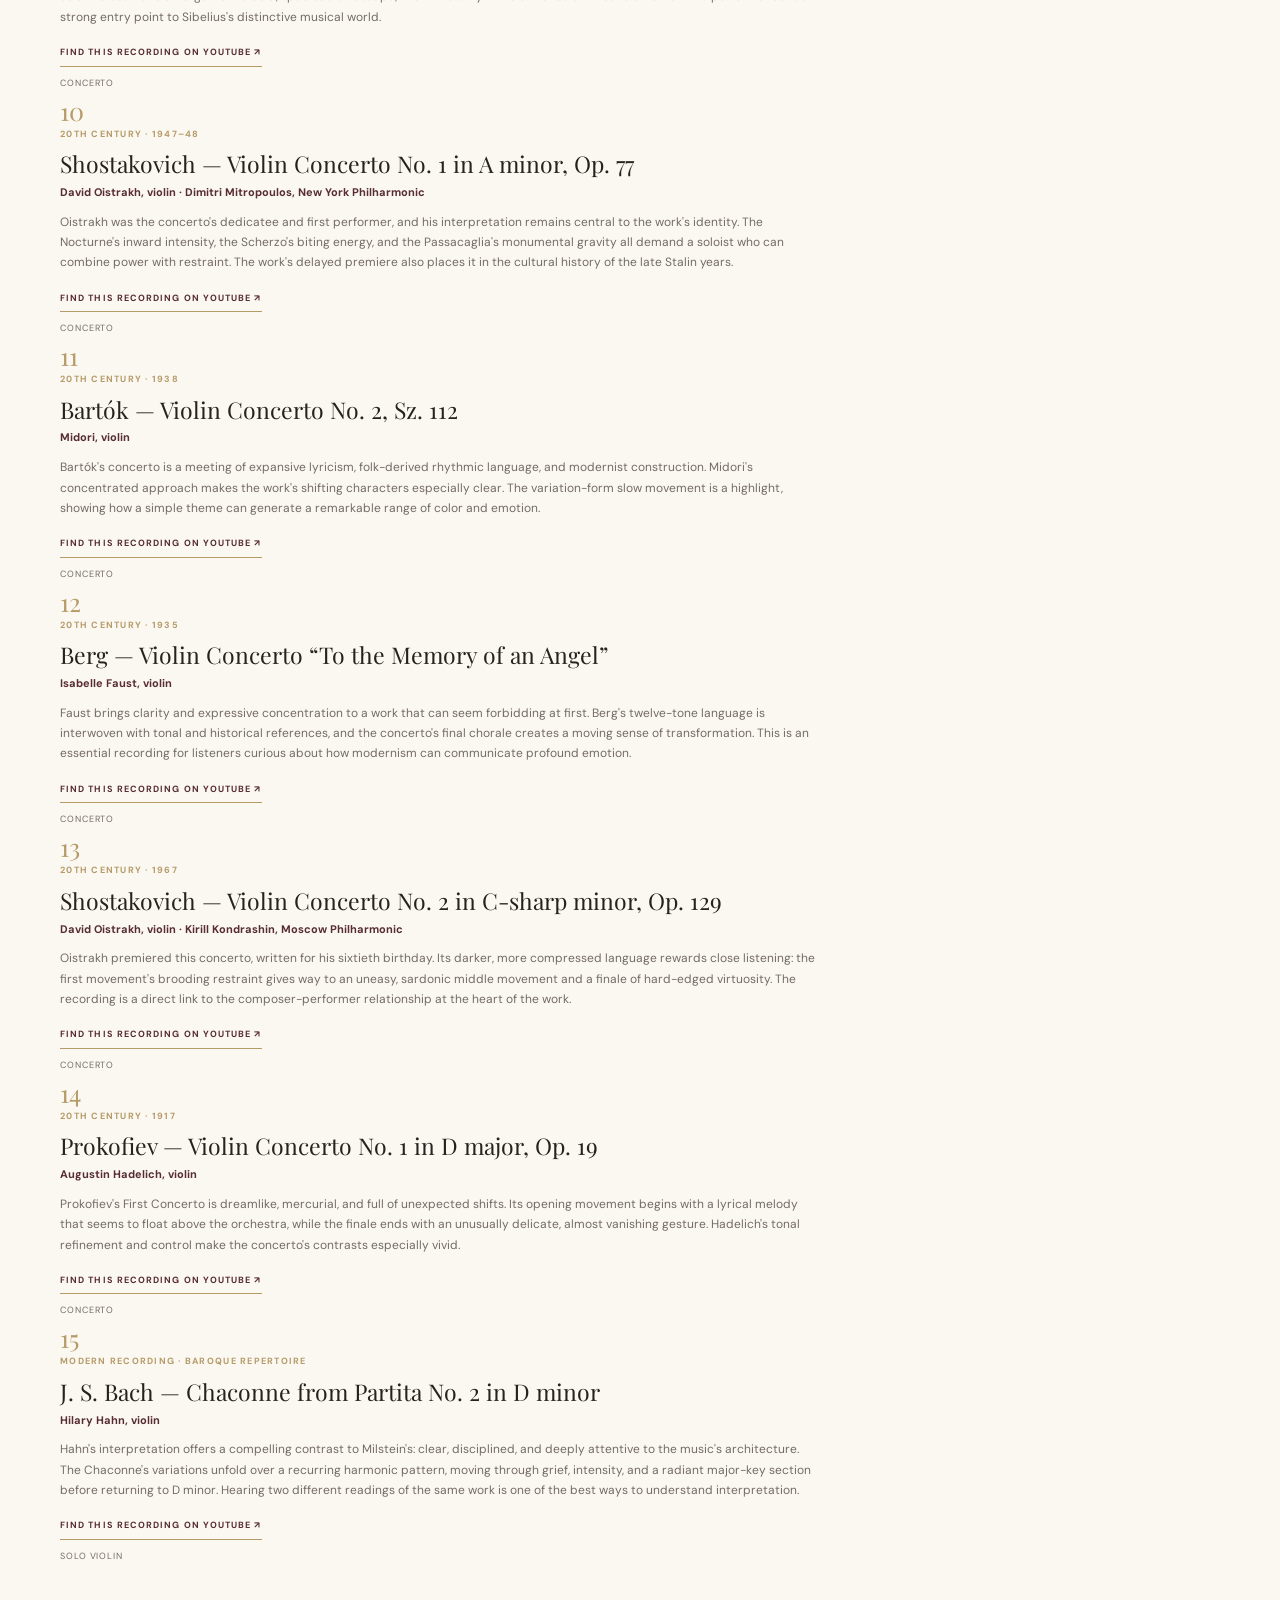
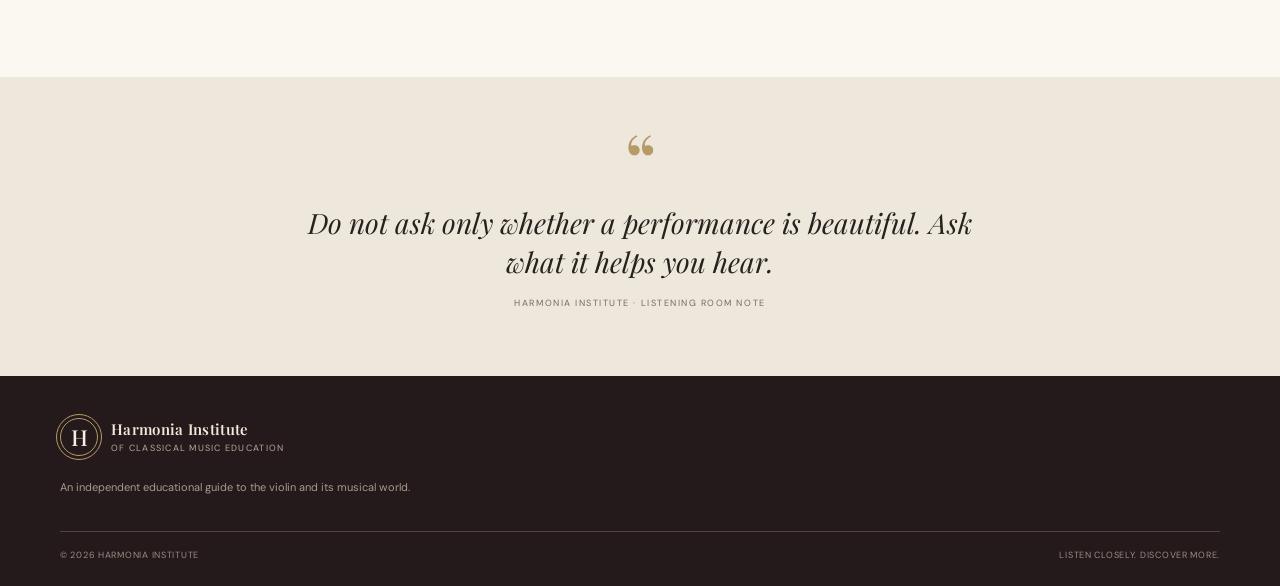
<file: listening.html>
<!DOCTYPE html>
<html lang="en"><head><meta charset="UTF-8"><meta name="viewport" content="width=device-width, initial-scale=1.0"><meta name="description" content="A curated listening guide to important violin recordings across eras, composers, and styles."><title>Essential Listening | Harmonia Institute</title><link rel="icon" href="assets/violin-mark.svg" type="image/svg+xml"><link rel="stylesheet" href="assets/styles.css"><script src="assets/site.js" defer></script></head>
<body><a class="skip-link" href="#main">Skip to content</a><header class="site-header"><div class="header-inner"><a class="brand" href="index.html"><span class="brand-mark">H</span><span class="brand-copy"><strong>Harmonia Institute</strong><small>of Classical Music Education</small></span></a><button class="menu-toggle" aria-expanded="false" aria-controls="primary-nav">Menu <span>☰</span></button><nav id="primary-nav" class="primary-nav" aria-label="Main navigation"><a href="index.html">Home</a><a href="history.html">History</a><a href="violinists.html">Violinists</a><a href="concertos.html">Concertos</a><a class="active" href="listening.html">Must-Listen</a></nav></div></header>
<main id="main">
<section class="page-hero listening-hero"><div class="page-wrap"><p class="eyebrow">Chapter IV · The listening room</p><h1>Essential<br><em>listening</em></h1><p class="hero-lede">A curated shelf of performances: landmark interpretations, defining recordings, and works that reveal the violin's extraordinary range.</p></div></section>
<section class="page-wrap content-section"><div class="intro-grid compact"><div><p class="section-kicker">A curated collection</p><h2>Start here.<br><em>Then keep exploring.</em></h2></div><div class="intro-copy"><p>No recording can be the final word on a great piece. These selections are included because they offer a distinctive meeting of composition and interpretation: historical importance, unusual insight, influence, or sheer musical conviction.</p><p>Recordings and availability can vary by platform and region. The links below open YouTube searches for the specified performance or recording, making it easier to locate available uploads without relying on a single potentially changing video URL.</p></div></div>
<div class="listening-tools"><label for="recording-search">Find a recording</label><input id="recording-search" type="search" placeholder="Search by composer, violinist, or piece…"><div class="filter-row" role="group" aria-label="Filter recordings"><button class="filter-button active" data-filter="all">All recordings</button><button class="filter-button" data-filter="baroque">Baroque</button><button class="filter-button" data-filter="classical">Classical</button><button class="filter-button" data-filter="romantic">Romantic</button><button class="filter-button" data-filter="modern">20th century</button></div><p id="results-count" class="results-count" aria-live="polite">Showing 15 recordings</p></div>
<div id="recording-list" class="recording-list">
<article class="recording-card" data-era="baroque" data-search="bach sonata partita d minor chaconne nathan milstein"><div class="recording-number">01</div><div class="recording-main"><p class="recording-era">Baroque · c. 1720</p><h3>J. S. Bach — Partita No. 2 in D minor, BWV 1004</h3><p class="recording-performer">Nathan Milstein, violin</p><p>The monumental Chaconne at the end of this partita is one of the great achievements of solo instrumental music. Milstein's interpretation is admired for its structural clarity, singing line, and ability to sustain a vast span without sacrificing intimacy. It is an especially rewarding introduction to the idea that a single violin can imply a whole musical world.</p><a class="text-link" target="_blank" rel="noopener noreferrer" href="https://www.youtube.com/results?search_query=Nathan+Milstein+Bach+Partita+No+2+Chaconne">Find this recording on YouTube ↗</a></div><span class="recording-tag">Solo violin</span></article>
<article class="recording-card" data-era="baroque" data-search="vivaldi four seasons winter julia fischer academy st martin fields"><div class="recording-number">02</div><div class="recording-main"><p class="recording-era">Baroque · 1720s</p><h3>Vivaldi — The Four Seasons</h3><p class="recording-performer">Julia Fischer, violin · Academy of St Martin in the Fields</p><p>Vivaldi's concertos turn seasonal scenes into vivid musical gestures: icy tremolos, birdsong-like figures, storms, and pastoral dances. Fischer's performance offers clarity and animation while keeping the concertos' theatrical contrasts in view. It is a useful reminder that the Baroque concerto can be both formally inventive and immediately descriptive.</p><a class="text-link" target="_blank" rel="noopener noreferrer" href="https://www.youtube.com/results?search_query=Julia+Fischer+Vivaldi+Four+Seasons+Academy+St+Martin+Fields">Find this recording on YouTube ↗</a></div><span class="recording-tag">Concertos</span></article>
<article class="recording-card" data-era="classical" data-search="mozart violin concerto no 4 grumiaux"><div class="recording-number">03</div><div class="recording-main"><p class="recording-era">Classical · 1775</p><h3>Mozart — Violin Concerto No. 4 in D major, K. 218</h3><p class="recording-performer">Arthur Grumiaux, violin</p><p>Grumiaux's Mozart is a model of poise, elegance, and natural phrasing. Rather than exaggerating the concerto's virtuosity, he allows its conversational wit and graceful proportions to come forward. This is a particularly fine recording for hearing how much expression can be achieved through apparent simplicity.</p><a class="text-link" target="_blank" rel="noopener noreferrer" href="https://www.youtube.com/results?search_query=Arthur+Grumiaux+Mozart+Violin+Concerto+No+4">Find this recording on YouTube ↗</a></div><span class="recording-tag">Concerto</span></article>
<article class="recording-card" data-era="romantic" data-search="mendelssohn violin concerto jascha heifetz"><div class="recording-number">04</div><div class="recording-main"><p class="recording-era">Romantic · 1844</p><h3>Mendelssohn — Violin Concerto in E minor, Op. 64</h3><p class="recording-performer">Jascha Heifetz, violin</p><p>Heifetz brings tensile energy, brilliant articulation, and an almost startling command of the concerto's technical writing. Mendelssohn's work is one of the most influential Romantic concertos, notable for beginning with the soloist rather than a long orchestral exposition and for linking its movements unusually closely.</p><a class="text-link" target="_blank" rel="noopener noreferrer" href="https://www.youtube.com/results?search_query=Jascha+Heifetz+Mendelssohn+Violin+Concerto">Find this recording on YouTube ↗</a></div><span class="recording-tag">Concerto</span></article>
<article class="recording-card" data-era="romantic" data-search="bruch violin concerto no 1 david oistrakh"><div class="recording-number">05</div><div class="recording-main"><p class="recording-era">Romantic · 1866</p><h3>Bruch — Violin Concerto No. 1 in G minor, Op. 26</h3><p class="recording-performer">David Oistrakh, violin</p><p>Oistrakh's broad, burnished sound suits Bruch's expansive melodies particularly well. The concerto's central Adagio is among the most beloved lyrical episodes in the repertoire, and Oistrakh gives it warmth without sentimentality. This recording also connects a major Romantic concerto with one of the twentieth century's defining violinists.</p><a class="text-link" target="_blank" rel="noopener noreferrer" href="https://www.youtube.com/results?search_query=David+Oistrakh+Bruch+Violin+Concerto+No+1">Find this recording on YouTube ↗</a></div><span class="recording-tag">Concerto</span></article>
<article class="recording-card" data-era="romantic" data-search="brahms violin concerto isaac stern eugene ormandy philadelphia"><div class="recording-number">06</div><div class="recording-main"><p class="recording-era">Romantic · 1878</p><h3>Brahms — Violin Concerto in D major, Op. 77</h3><p class="recording-performer">Isaac Stern, violin · Eugene Ormandy, Philadelphia Orchestra</p><p>Stern's performance emphasizes the concerto's breadth and symphonic character. Brahms's writing asks the soloist to be both a virtuoso and a chamber musician, listening closely to the orchestra while sustaining a long-range musical argument. The Adagio's oboe solo and the finale's Hungarian-inflected rhythms are especially memorable.</p><a class="text-link" target="_blank" rel="noopener noreferrer" href="https://www.youtube.com/results?search_query=Isaac+Stern+Brahms+Violin+Concerto+Ormandy+Philadelphia">Find this recording on YouTube ↗</a></div><span class="recording-tag">Concerto</span></article>
<article class="recording-card" data-era="romantic" data-search="tchaikovsky violin concerto itzhak perlman karajan"><div class="recording-number">07</div><div class="recording-main"><p class="recording-era">Romantic · 1878</p><h3>Tchaikovsky — Violin Concerto in D major, Op. 35</h3><p class="recording-performer">Itzhak Perlman, violin · Herbert von Karajan, Berlin Philharmonic</p><p>Perlman's warmth and vocal phrasing bring out the concerto's emotional directness, while Karajan supplies a richly colored orchestral frame. The performance captures both the work's sweeping lyricism and its high-spirited finale. It is a compelling example of the concerto as a meeting of solo personality and orchestral scale.</p><a class="text-link" target="_blank" rel="noopener noreferrer" href="https://www.youtube.com/results?search_query=Perlman+Karajan+Tchaikovsky+Violin+Concerto">Find this recording on YouTube ↗</a></div><span class="recording-tag">Concerto</span></article>
<article class="recording-card" data-era="romantic" data-search="sarasate zigeunerweisen anne sophie mutter"><div class="recording-number">08</div><div class="recording-main"><p class="recording-era">Romantic · 1878</p><h3>Sarasate — Zigeunerweisen, Op. 20</h3><p class="recording-performer">Anne-Sophie Mutter, violin</p><p>A brilliant showpiece that moves from a dramatic introduction through expressive song to a dazzling finale. Mutter combines technical sparkle with a strong sense of character, showing how virtuoso repertoire can be theatrical without becoming superficial. The work's stylized Roma-inspired idiom should be heard in its nineteenth-century context rather than mistaken for documentary folk music.</p><a class="text-link" target="_blank" rel="noopener noreferrer" href="https://www.youtube.com/results?search_query=Anne+Sophie+Mutter+Sarasate+Zigeunerweisen">Find this recording on YouTube ↗</a></div><span class="recording-tag">Showpiece</span></article>
<article class="recording-card" data-era="romantic" data-search="sibelius violin concerto hilary hahn esa pekka salonen"><div class="recording-number">09</div><div class="recording-main"><p class="recording-era">Late Romantic · 1904–05</p><h3>Sibelius — Violin Concerto in D minor, Op. 47</h3><p class="recording-performer">Hilary Hahn, violin · Esa-Pekka Salonen, Swedish Radio Symphony Orchestra</p><p>Hahn's focused sound and exacting control illuminate the concerto's austere atmosphere and formidable architecture. The opening solo line seems to emerge from a cold, spacious landscape; the finale's rhythmic drive feels almost elemental. This performance is a strong entry point to Sibelius's distinctive musical world.</p><a class="text-link" target="_blank" rel="noopener noreferrer" href="https://www.youtube.com/results?search_query=Hilary+Hahn+Salonen+Sibelius+Violin+Concerto">Find this recording on YouTube ↗</a></div><span class="recording-tag">Concerto</span></article>
<article class="recording-card" data-era="modern" data-search="shostakovich violin concerto no 1 oistrakh mitropoulos new york philharmonic"><div class="recording-number">10</div><div class="recording-main"><p class="recording-era">20th century · 1947–48</p><h3>Shostakovich — Violin Concerto No. 1 in A minor, Op. 77</h3><p class="recording-performer">David Oistrakh, violin · Dimitri Mitropoulos, New York Philharmonic</p><p>Oistrakh was the concerto's dedicatee and first performer, and his interpretation remains central to the work's identity. The Nocturne's inward intensity, the Scherzo's biting energy, and the Passacaglia's monumental gravity all demand a soloist who can combine power with restraint. The work's delayed premiere also places it in the cultural history of the late Stalin years.</p><a class="text-link" target="_blank" rel="noopener noreferrer" href="https://www.youtube.com/results?search_query=David+Oistrakh+Shostakovich+Violin+Concerto+No+1+Mitropoulos">Find this recording on YouTube ↗</a></div><span class="recording-tag">Concerto</span></article>
<article class="recording-card" data-era="modern" data-search="bartok violin concerto no 2 midori"><div class="recording-number">11</div><div class="recording-main"><p class="recording-era">20th century · 1938</p><h3>Bartók — Violin Concerto No. 2, Sz. 112</h3><p class="recording-performer">Midori, violin</p><p>Bartók's concerto is a meeting of expansive lyricism, folk-derived rhythmic language, and modernist construction. Midori's concentrated approach makes the work's shifting characters especially clear. The variation-form slow movement is a highlight, showing how a simple theme can generate a remarkable range of color and emotion.</p><a class="text-link" target="_blank" rel="noopener noreferrer" href="https://www.youtube.com/results?search_query=Midori+Bartok+Violin+Concerto+No+2">Find this recording on YouTube ↗</a></div><span class="recording-tag">Concerto</span></article>
<article class="recording-card" data-era="modern" data-search="berg violin concerto isabelle faust"><div class="recording-number">12</div><div class="recording-main"><p class="recording-era">20th century · 1935</p><h3>Berg — Violin Concerto “To the Memory of an Angel”</h3><p class="recording-performer">Isabelle Faust, violin</p><p>Faust brings clarity and expressive concentration to a work that can seem forbidding at first. Berg's twelve-tone language is interwoven with tonal and historical references, and the concerto's final chorale creates a moving sense of transformation. This is an essential recording for listeners curious about how modernism can communicate profound emotion.</p><a class="text-link" target="_blank" rel="noopener noreferrer" href="https://www.youtube.com/results?search_query=Isabelle+Faust+Berg+Violin+Concerto">Find this recording on YouTube ↗</a></div><span class="recording-tag">Concerto</span></article>
<article class="recording-card" data-era="modern" data-search="shostakovich violin concerto no 2 oistrakh kondrashin"><div class="recording-number">13</div><div class="recording-main"><p class="recording-era">20th century · 1967</p><h3>Shostakovich — Violin Concerto No. 2 in C-sharp minor, Op. 129</h3><p class="recording-performer">David Oistrakh, violin · Kirill Kondrashin, Moscow Philharmonic</p><p>Oistrakh premiered this concerto, written for his sixtieth birthday. Its darker, more compressed language rewards close listening: the first movement's brooding restraint gives way to an uneasy, sardonic middle movement and a finale of hard-edged virtuosity. The recording is a direct link to the composer-performer relationship at the heart of the work.</p><a class="text-link" target="_blank" rel="noopener noreferrer" href="https://www.youtube.com/results?search_query=Oistrakh+Kondrashin+Shostakovich+Violin+Concerto+No+2">Find this recording on YouTube ↗</a></div><span class="recording-tag">Concerto</span></article>
<article class="recording-card" data-era="modern" data-search="prokofiev violin concerto no 1 augustin hadelich"><div class="recording-number">14</div><div class="recording-main"><p class="recording-era">20th century · 1917</p><h3>Prokofiev — Violin Concerto No. 1 in D major, Op. 19</h3><p class="recording-performer">Augustin Hadelich, violin</p><p>Prokofiev's First Concerto is dreamlike, mercurial, and full of unexpected shifts. Its opening movement begins with a lyrical melody that seems to float above the orchestra, while the finale ends with an unusually delicate, almost vanishing gesture. Hadelich's tonal refinement and control make the concerto's contrasts especially vivid.</p><a class="text-link" target="_blank" rel="noopener noreferrer" href="https://www.youtube.com/results?search_query=Augustin+Hadelich+Prokofiev+Violin+Concerto+No+1">Find this recording on YouTube ↗</a></div><span class="recording-tag">Concerto</span></article>
<article class="recording-card" data-era="modern" data-search="bach chaconne hilary hahn partita no 2"><div class="recording-number">15</div><div class="recording-main"><p class="recording-era">Modern recording · Baroque repertoire</p><h3>J. S. Bach — Chaconne from Partita No. 2 in D minor</h3><p class="recording-performer">Hilary Hahn, violin</p><p>Hahn's interpretation offers a compelling contrast to Milstein's: clear, disciplined, and deeply attentive to the music's architecture. The Chaconne's variations unfold over a recurring harmonic pattern, moving through grief, intensity, and a radiant major-key section before returning to D minor. Hearing two different readings of the same work is one of the best ways to understand interpretation.</p><a class="text-link" target="_blank" rel="noopener noreferrer" href="https://www.youtube.com/results?search_query=Hilary+Hahn+Bach+Chaconne+Partita+No+2">Find this recording on YouTube ↗</a></div><span class="recording-tag">Solo violin</span></article>
</div>
<p id="no-results" class="no-results" hidden>No recordings match that search. Try a composer, performer, or another keyword.</p>
</section>
<section class="quote-section compact-quote"><div class="quote-mark">“</div><blockquote>Do not ask only whether a performance is beautiful. Ask what it helps you hear.</blockquote><p>Harmonia Institute · Listening room note</p></section>
</main><footer class="site-footer"><div class="footer-inner"><div class="footer-brand"><span class="brand-mark">H</span><div><strong>Harmonia Institute</strong><small>of Classical Music Education</small></div></div><p>An independent educational guide to the violin and its musical world.</p><div class="footer-bottom"><span>© 2026 Harmonia Institute</span><span>Listen closely. Discover more.</span></div></div></footer></body></html>
</file>
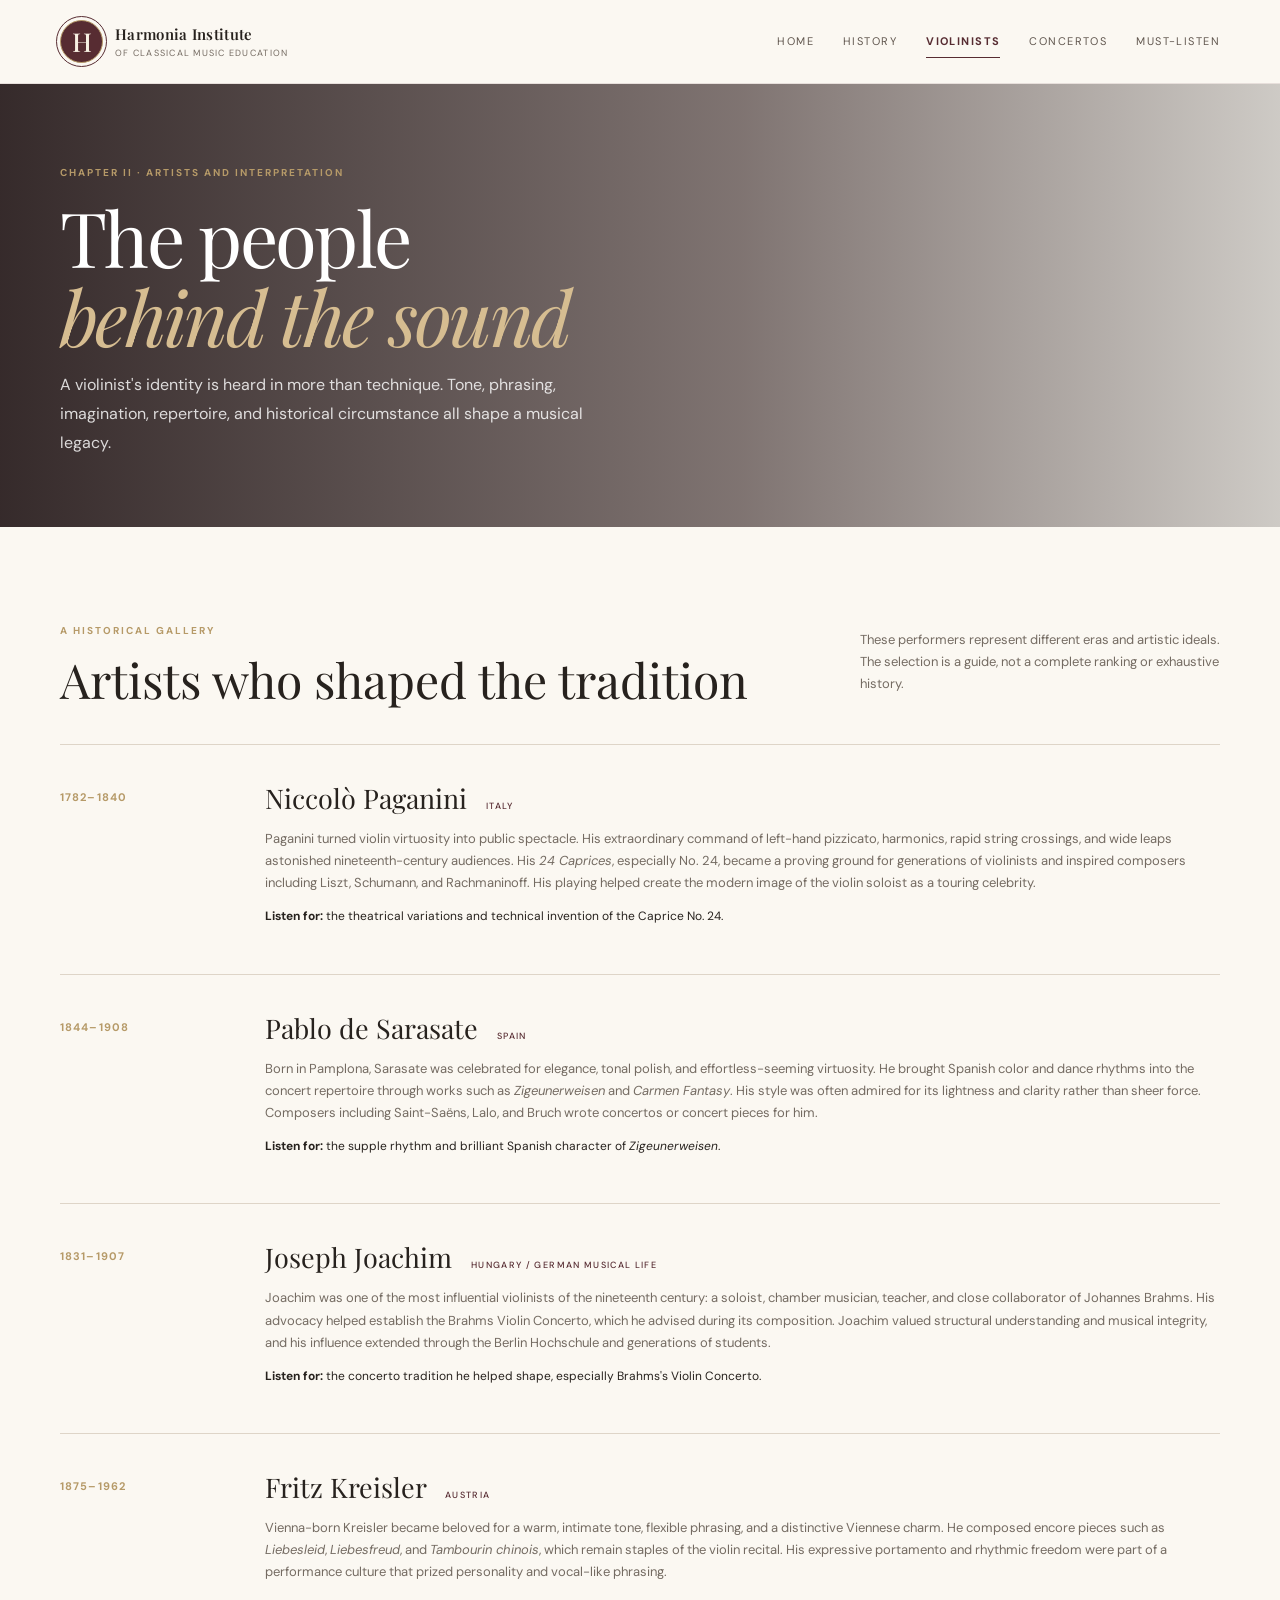
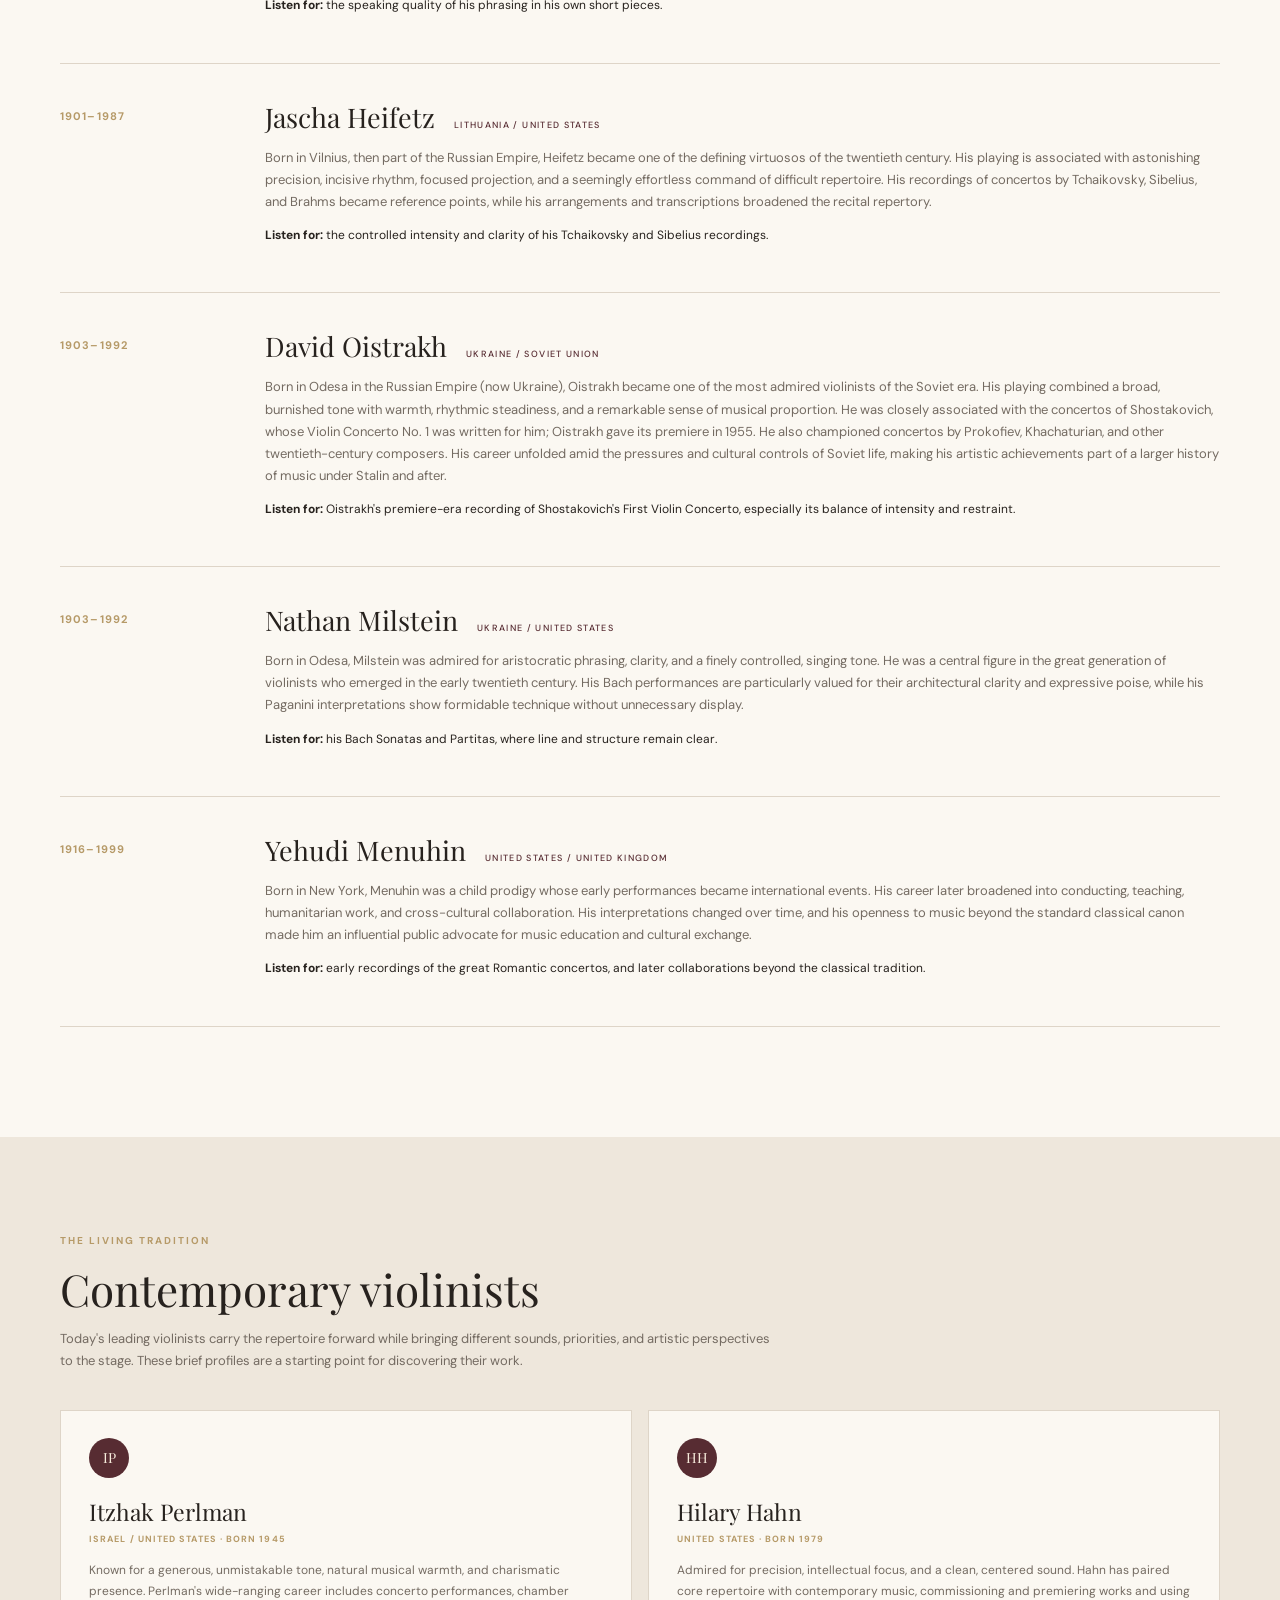
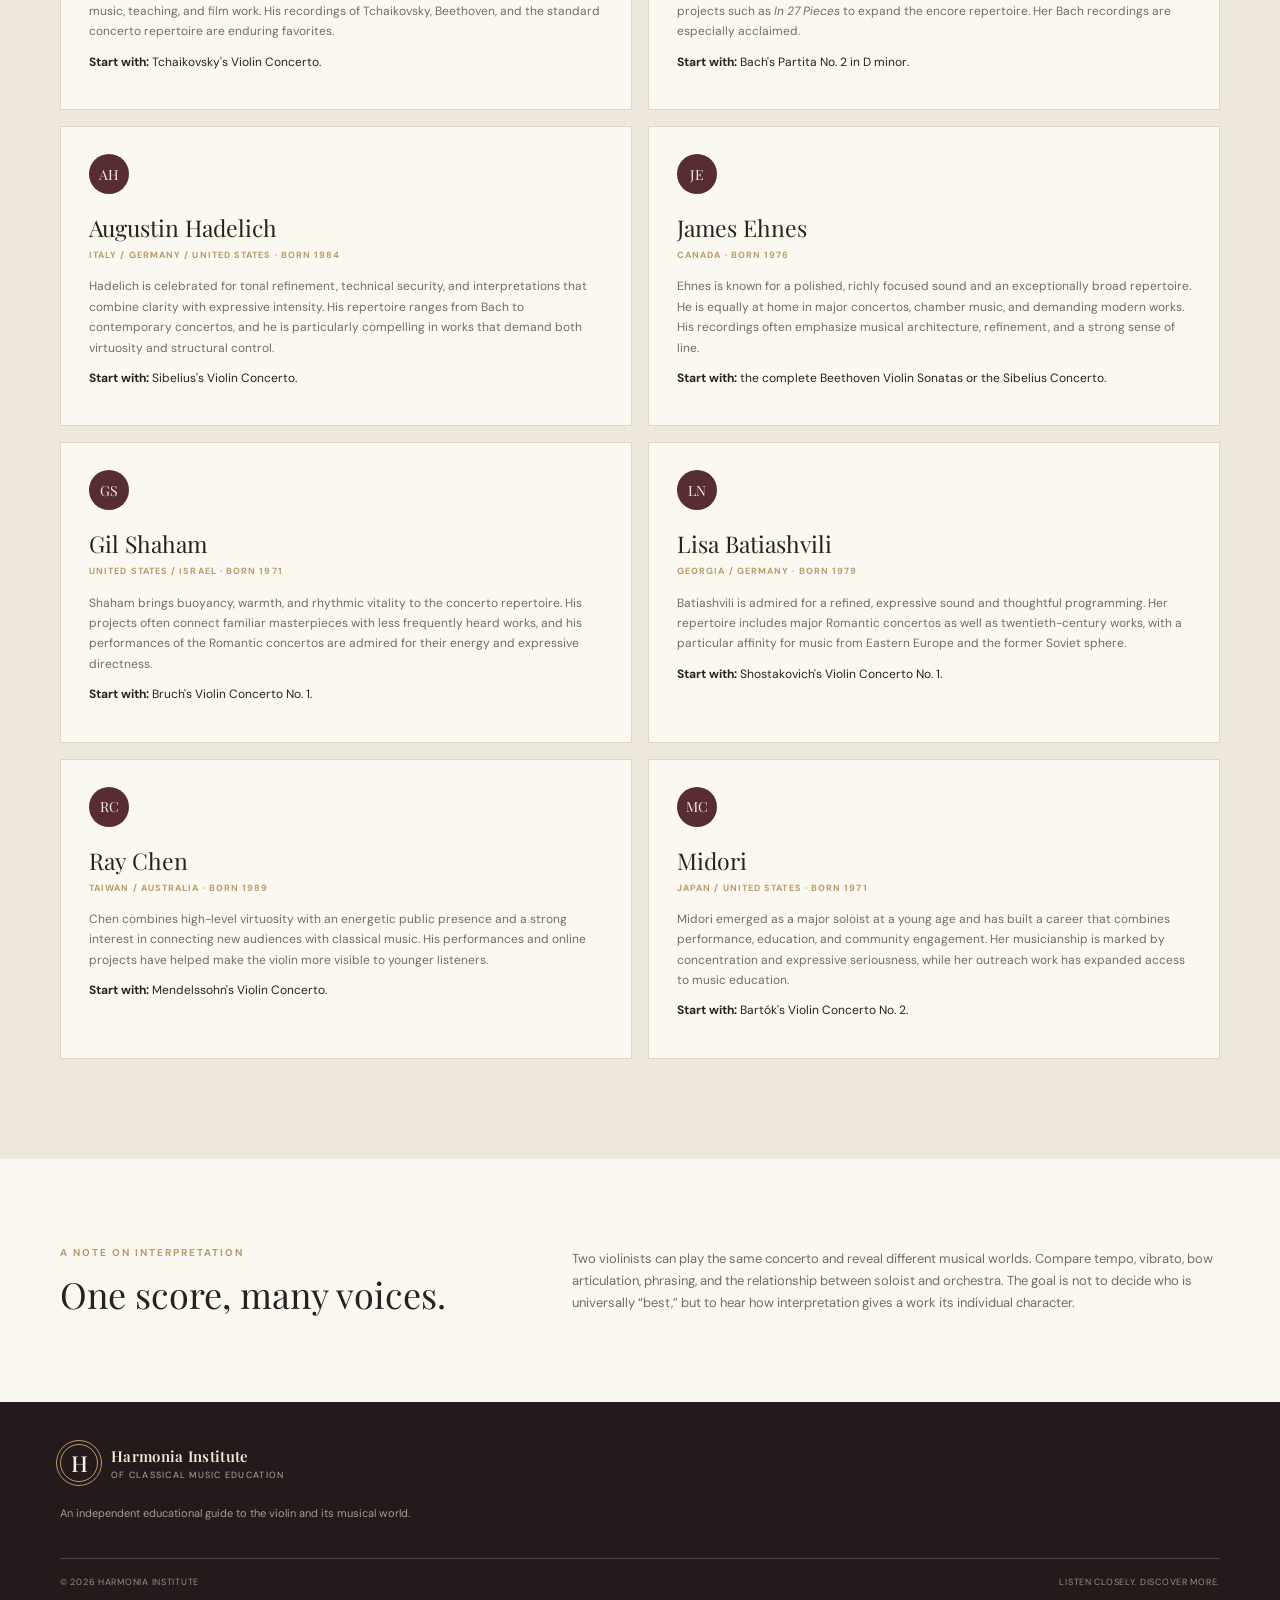
<file: violinists.html>
<!DOCTYPE html>
<html lang="en"><head><meta charset="UTF-8"><meta name="viewport" content="width=device-width, initial-scale=1.0"><meta name="description" content="Discover influential violinists, their styles, recordings, and contributions to performance history."><title>Violinists | Harmonia Institute</title><link rel="icon" href="assets/violin-mark.svg" type="image/svg+xml"><link rel="stylesheet" href="assets/styles.css"><script src="assets/site.js" defer></script></head>
<body><a class="skip-link" href="#main">Skip to content</a><header class="site-header"><div class="header-inner"><a class="brand" href="index.html"><span class="brand-mark">H</span><span class="brand-copy"><strong>Harmonia Institute</strong><small>of Classical Music Education</small></span></a><button class="menu-toggle" aria-expanded="false" aria-controls="primary-nav">Menu <span>☰</span></button><nav id="primary-nav" class="primary-nav" aria-label="Main navigation"><a href="index.html">Home</a><a href="history.html">History</a><a class="active" href="violinists.html">Violinists</a><a href="concertos.html">Concertos</a><a href="listening.html">Must-Listen</a></nav></div></header>
<main id="main">
<section class="page-hero artists-hero"><div class="page-wrap"><p class="eyebrow">Chapter II · Artists and interpretation</p><h1>The people<br><em>behind the sound</em></h1><p class="hero-lede">A violinist's identity is heard in more than technique. Tone, phrasing, imagination, repertoire, and historical circumstance all shape a musical legacy.</p></div></section>
<section class="page-wrap content-section"><div class="section-heading"><div><p class="section-kicker">A historical gallery</p><h2>Artists who shaped the tradition</h2></div><p>These performers represent different eras and artistic ideals. The selection is a guide, not a complete ranking or exhaustive history.</p></div>
<div class="artist-list">
<article class="artist-entry"><div class="artist-date">1782–1840</div><div><h3>Niccolò Paganini <span>Italy</span></h3><p>Paganini turned violin virtuosity into public spectacle. His extraordinary command of left-hand pizzicato, harmonics, rapid string crossings, and wide leaps astonished nineteenth-century audiences. His <em>24 Caprices</em>, especially No. 24, became a proving ground for generations of violinists and inspired composers including Liszt, Schumann, and Rachmaninoff. His playing helped create the modern image of the violin soloist as a touring celebrity.</p><p class="artist-note"><strong>Listen for:</strong> the theatrical variations and technical invention of the Caprice No. 24.</p></div></article>
<article class="artist-entry"><div class="artist-date">1844–1908</div><div><h3>Pablo de Sarasate <span>Spain</span></h3><p>Born in Pamplona, Sarasate was celebrated for elegance, tonal polish, and effortless-seeming virtuosity. He brought Spanish color and dance rhythms into the concert repertoire through works such as <em>Zigeunerweisen</em> and <em>Carmen Fantasy</em>. His style was often admired for its lightness and clarity rather than sheer force. Composers including Saint-Saëns, Lalo, and Bruch wrote concertos or concert pieces for him.</p><p class="artist-note"><strong>Listen for:</strong> the supple rhythm and brilliant Spanish character of <em>Zigeunerweisen</em>.</p></div></article>
<article class="artist-entry"><div class="artist-date">1831–1907</div><div><h3>Joseph Joachim <span>Hungary / German musical life</span></h3><p>Joachim was one of the most influential violinists of the nineteenth century: a soloist, chamber musician, teacher, and close collaborator of Johannes Brahms. His advocacy helped establish the Brahms Violin Concerto, which he advised during its composition. Joachim valued structural understanding and musical integrity, and his influence extended through the Berlin Hochschule and generations of students.</p><p class="artist-note"><strong>Listen for:</strong> the concerto tradition he helped shape, especially Brahms's Violin Concerto.</p></div></article>
<article class="artist-entry"><div class="artist-date">1875–1962</div><div><h3>Fritz Kreisler <span>Austria</span></h3><p>Vienna-born Kreisler became beloved for a warm, intimate tone, flexible phrasing, and a distinctive Viennese charm. He composed encore pieces such as <em>Liebesleid</em>, <em>Liebesfreud</em>, and <em>Tambourin chinois</em>, which remain staples of the violin recital. His expressive portamento and rhythmic freedom were part of a performance culture that prized personality and vocal-like phrasing.</p><p class="artist-note"><strong>Listen for:</strong> the speaking quality of his phrasing in his own short pieces.</p></div></article>
<article class="artist-entry"><div class="artist-date">1901–1987</div><div><h3>Jascha Heifetz <span>Lithuania / United States</span></h3><p>Born in Vilnius, then part of the Russian Empire, Heifetz became one of the defining virtuosos of the twentieth century. His playing is associated with astonishing precision, incisive rhythm, focused projection, and a seemingly effortless command of difficult repertoire. His recordings of concertos by Tchaikovsky, Sibelius, and Brahms became reference points, while his arrangements and transcriptions broadened the recital repertory.</p><p class="artist-note"><strong>Listen for:</strong> the controlled intensity and clarity of his Tchaikovsky and Sibelius recordings.</p></div></article>
<article class="artist-entry"><div class="artist-date">1903–1992</div><div><h3>David Oistrakh <span>Ukraine / Soviet Union</span></h3><p>Born in Odesa in the Russian Empire (now Ukraine), Oistrakh became one of the most admired violinists of the Soviet era. His playing combined a broad, burnished tone with warmth, rhythmic steadiness, and a remarkable sense of musical proportion. He was closely associated with the concertos of Shostakovich, whose Violin Concerto No. 1 was written for him; Oistrakh gave its premiere in 1955. He also championed concertos by Prokofiev, Khachaturian, and other twentieth-century composers. His career unfolded amid the pressures and cultural controls of Soviet life, making his artistic achievements part of a larger history of music under Stalin and after.</p><p class="artist-note"><strong>Listen for:</strong> Oistrakh's premiere-era recording of Shostakovich's First Violin Concerto, especially its balance of intensity and restraint.</p></div></article>
<article class="artist-entry"><div class="artist-date">1903–1992</div><div><h3>Nathan Milstein <span>Ukraine / United States</span></h3><p>Born in Odesa, Milstein was admired for aristocratic phrasing, clarity, and a finely controlled, singing tone. He was a central figure in the great generation of violinists who emerged in the early twentieth century. His Bach performances are particularly valued for their architectural clarity and expressive poise, while his Paganini interpretations show formidable technique without unnecessary display.</p><p class="artist-note"><strong>Listen for:</strong> his Bach Sonatas and Partitas, where line and structure remain clear.</p></div></article>
<article class="artist-entry"><div class="artist-date">1916–1999</div><div><h3>Yehudi Menuhin <span>United States / United Kingdom</span></h3><p>Born in New York, Menuhin was a child prodigy whose early performances became international events. His career later broadened into conducting, teaching, humanitarian work, and cross-cultural collaboration. His interpretations changed over time, and his openness to music beyond the standard classical canon made him an influential public advocate for music education and cultural exchange.</p><p class="artist-note"><strong>Listen for:</strong> early recordings of the great Romantic concertos, and later collaborations beyond the classical tradition.</p></div></article>
</div></section>
<section class="modern-section"><div class="page-wrap"><p class="section-kicker">The living tradition</p><h2>Contemporary violinists</h2><p class="section-intro">Today's leading violinists carry the repertoire forward while bringing different sounds, priorities, and artistic perspectives to the stage. These brief profiles are a starting point for discovering their work.</p>
<div class="modern-grid">
<article class="modern-card"><div class="modern-initial">IP</div><h3>Itzhak Perlman</h3><p class="origin">Israel / United States · born 1945</p><p>Known for a generous, unmistakable tone, natural musical warmth, and charismatic presence. Perlman's wide-ranging career includes concerto performances, chamber music, teaching, and film work. His recordings of Tchaikovsky, Beethoven, and the standard concerto repertoire are enduring favorites.</p><p><strong>Start with:</strong> Tchaikovsky's Violin Concerto.</p></article>
<article class="modern-card"><div class="modern-initial">HH</div><h3>Hilary Hahn</h3><p class="origin">United States · born 1979</p><p>Admired for precision, intellectual focus, and a clean, centered sound. Hahn has paired core repertoire with contemporary music, commissioning and premiering works and using projects such as <em>In 27 Pieces</em> to expand the encore repertoire. Her Bach recordings are especially acclaimed.</p><p><strong>Start with:</strong> Bach's Partita No. 2 in D minor.</p></article>
<article class="modern-card"><div class="modern-initial">AH</div><h3>Augustin Hadelich</h3><p class="origin">Italy / Germany / United States · born 1984</p><p>Hadelich is celebrated for tonal refinement, technical security, and interpretations that combine clarity with expressive intensity. His repertoire ranges from Bach to contemporary concertos, and he is particularly compelling in works that demand both virtuosity and structural control.</p><p><strong>Start with:</strong> Sibelius's Violin Concerto.</p></article>
<article class="modern-card"><div class="modern-initial">JE</div><h3>James Ehnes</h3><p class="origin">Canada · born 1976</p><p>Ehnes is known for a polished, richly focused sound and an exceptionally broad repertoire. He is equally at home in major concertos, chamber music, and demanding modern works. His recordings often emphasize musical architecture, refinement, and a strong sense of line.</p><p><strong>Start with:</strong> the complete Beethoven Violin Sonatas or the Sibelius Concerto.</p></article>
<article class="modern-card"><div class="modern-initial">GS</div><h3>Gil Shaham</h3><p class="origin">United States / Israel · born 1971</p><p>Shaham brings buoyancy, warmth, and rhythmic vitality to the concerto repertoire. His projects often connect familiar masterpieces with less frequently heard works, and his performances of the Romantic concertos are admired for their energy and expressive directness.</p><p><strong>Start with:</strong> Bruch's Violin Concerto No. 1.</p></article>
<article class="modern-card"><div class="modern-initial">LN</div><h3>Lisa Batiashvili</h3><p class="origin">Georgia / Germany · born 1979</p><p>Batiashvili is admired for a refined, expressive sound and thoughtful programming. Her repertoire includes major Romantic concertos as well as twentieth-century works, with a particular affinity for music from Eastern Europe and the former Soviet sphere.</p><p><strong>Start with:</strong> Shostakovich's Violin Concerto No. 1.</p></article>
<article class="modern-card"><div class="modern-initial">RC</div><h3>Ray Chen</h3><p class="origin">Taiwan / Australia · born 1989</p><p>Chen combines high-level virtuosity with an energetic public presence and a strong interest in connecting new audiences with classical music. His performances and online projects have helped make the violin more visible to younger listeners.</p><p><strong>Start with:</strong> Mendelssohn's Violin Concerto.</p></article>
<article class="modern-card"><div class="modern-initial">MC</div><h3>Midori</h3><p class="origin">Japan / United States · born 1971</p><p>Midori emerged as a major soloist at a young age and has built a career that combines performance, education, and community engagement. Her musicianship is marked by concentration and expressive seriousness, while her outreach work has expanded access to music education.</p><p><strong>Start with:</strong> Bartók's Violin Concerto No. 2.</p></article>
</div></div></section>
<section class="page-wrap note-section"><div><p class="section-kicker">A note on interpretation</p><h2>One score, many voices.</h2></div><p>Two violinists can play the same concerto and reveal different musical worlds. Compare tempo, vibrato, bow articulation, phrasing, and the relationship between soloist and orchestra. The goal is not to decide who is universally “best,” but to hear how interpretation gives a work its individual character.</p></section>
</main><footer class="site-footer"><div class="footer-inner"><div class="footer-brand"><span class="brand-mark">H</span><div><strong>Harmonia Institute</strong><small>of Classical Music Education</small></div></div><p>An independent educational guide to the violin and its musical world.</p><div class="footer-bottom"><span>© 2026 Harmonia Institute</span><span>Listen closely. Discover more.</span></div></div></footer></body></html>
</file>
<file: assets/styles.css>
@import url('https://fonts.googleapis.com/css2?family=DM+Sans:wght@400;500;600;700&family=Playfair+Display:ital,wght@0,400;0,500;0,600;1,400;1,500&display=swap');
:root{--ink:#27221e;--muted:#746b62;--paper:#f5f1e9;--cream:#fbf8f2;--burgundy:#572c32;--burgundy-dark:#321c21;--gold:#b69a68;--line:#ded5c8;--serif:'Playfair Display',Georgia,serif;--sans:'DM Sans',Arial,sans-serif}
*{box-sizing:border-box}html{scroll-behavior:smooth}body{margin:0;background:var(--cream);color:var(--ink);font-family:var(--sans);line-height:1.7}a{color:inherit;text-decoration:none}img{max-width:100%}.page-wrap,.header-inner,.footer-inner{width:min(1160px,calc(100% - 48px));margin:auto}.skip-link{position:absolute;left:-999px;top:8px;background:white;padding:10px;z-index:100}.skip-link:focus{left:8px}.site-header{height:84px;background:var(--cream);border-bottom:1px solid rgba(87,44,50,.12);position:relative;z-index:10}.header-inner{height:100%;display:flex;align-items:center;justify-content:space-between;gap:24px}.brand{display:flex;align-items:center;gap:12px;min-width:250px}.brand-mark{display:grid;place-items:center;width:43px;height:43px;background:var(--burgundy);color:#f8f0e3;font:500 26px var(--serif);border-radius:50%;border:1px solid var(--gold);outline:1px solid var(--burgundy);outline-offset:3px}.brand-copy,.footer-brand>div{display:flex;flex-direction:column;line-height:1.25}.brand-copy strong,.footer-brand strong{font:600 15px var(--serif);letter-spacing:.02em}.brand-copy small,.footer-brand small{font-size:9px;letter-spacing:.14em;text-transform:uppercase;color:var(--muted);margin-top:4px}.primary-nav{display:flex;align-items:center;gap:29px}.primary-nav a{font-size:11px;text-transform:uppercase;letter-spacing:.13em;color:#61574f;padding:10px 0;position:relative}.primary-nav a:after{content:"";position:absolute;left:0;bottom:3px;width:0;height:1px;background:var(--burgundy);transition:width .25s}.primary-nav a:hover:after,.primary-nav a.active:after{width:100%}.primary-nav a.active{color:var(--burgundy);font-weight:700}.menu-toggle{display:none;background:none;border:1px solid var(--line);padding:8px 12px;color:var(--ink);font:inherit}
.hero{position:relative;min-height:630px;display:flex;align-items:center;background:#332a27 url('https://images.unsplash.com/photo-1519682337058-a94d519337bc?auto=format&fit=crop&w=2000&q=85') center 47%/cover no-repeat;color:#fff}.hero-home{background-image:url('https://images.unsplash.com/photo-1465847899084-d164df4dedc6?auto=format&fit=crop&w=2000&q=85')}.hero-shade{position:absolute;inset:0;background:linear-gradient(90deg,rgba(29,20,20,.88),rgba(38,25,25,.64) 48%,rgba(24,18,17,.12))}.hero-content{position:relative;width:min(1160px,calc(100% - 48px));margin:0 auto;padding:80px 0 100px}.eyebrow,.section-kicker{font-size:10px;letter-spacing:.2em;text-transform:uppercase;color:var(--gold);font-weight:700}.hero h1,.page-hero h1{font:400 clamp(54px,7vw,88px)/1.04 var(--serif);letter-spacing:-.035em;margin:22px 0}.hero h1 em,.page-hero h1 em,.feature-text h2 em,.intro-grid h2 em,.editor-grid h2 em{font-weight:400;color:#d6bd91}.hero-lede{max-width:530px;color:rgba(255,255,255,.82);font-size:16px;line-height:1.8;margin:0 0 34px}.button{display:inline-flex;align-items:center;gap:20px;padding:13px 20px;background:var(--burgundy);color:#fff;font-size:11px;text-transform:uppercase;letter-spacing:.13em;border:1px solid var(--burgundy);transition:.2s}.button:hover{background:var(--burgundy-dark);transform:translateY(-2px)}.button-light{background:var(--cream);color:var(--burgundy);border-color:var(--cream)}.button-light:hover{background:#e9dfcf;color:var(--burgundy)}.hero-caption{position:absolute;right:30px;bottom:24px;font-size:9px;letter-spacing:.16em;text-transform:uppercase;color:rgba(255,255,255,.68)}
.intro-section{padding:100px 0 110px}.intro-grid{display:grid;grid-template-columns:1fr 1fr;gap:90px;align-items:start}.intro-grid h2,.section-heading h2,.note-section h2{font:400 clamp(34px,4vw,48px)/1.18 var(--serif);margin:12px 0}.intro-grid h2 em{color:var(--burgundy)}.intro-copy{color:var(--muted);font-size:14px}.intro-copy p:first-child{margin-top:0}.feature-band{background:var(--burgundy-dark);color:#fff;padding:0}.feature-grid{display:grid;grid-template-columns:1.05fr .95fr;min-height:440px}.feature-image{background:url('https://images.unsplash.com/photo-1514119412350-e174d90d280e?auto=format&fit=crop&w=1200&q=85') center/cover no-repeat;min-height:440px}.feature-text{padding:70px 0 70px 75px;align-self:center}.feature-text h2{font:400 43px/1.16 var(--serif);margin:15px 0}.feature-text p:not(.eyebrow){max-width:440px;color:#d2c4bd;font-size:13px;line-height:1.9}.text-link{display:inline-block;color:var(--burgundy);font-size:11px;text-transform:uppercase;letter-spacing:.12em;font-weight:700;border-bottom:1px solid var(--gold);padding-bottom:5px;margin-top:10px}.text-link span{margin-left:8px}.text-link-light{color:#f4e7d4;border-color:var(--gold)}.explore-section{padding:100px 0}.section-heading{display:flex;justify-content:space-between;align-items:end;gap:40px;margin-bottom:36px}.section-heading h2{margin-bottom:0}.section-heading>p{max-width:360px;color:var(--muted);font-size:13px}.card-grid{display:grid;grid-template-columns:repeat(4,1fr);gap:15px}.topic-card{background:#f3eee5;border:1px solid var(--line);padding:27px 22px 24px;min-height:245px;display:flex;flex-direction:column;transition:.25s}.topic-card:hover{background:#ece3d6;transform:translateY(-4px);box-shadow:0 12px 25px #39251b12}.card-number{font-size:9px;letter-spacing:.17em;color:var(--gold);font-weight:700}.topic-card h3{font:400 23px/1.2 var(--serif);margin:25px 0 10px}.topic-card p{font-size:12px;color:var(--muted);margin:0 0 18px}.card-arrow{margin-top:auto;font-size:10px;text-transform:uppercase;letter-spacing:.1em;color:var(--burgundy);font-weight:700}.quote-section{background:#eee7dc;text-align:center;padding:75px 24px 80px}.quote-mark{font:80px/.7 var(--serif);color:var(--gold)}.quote-section blockquote{font:italic 28px/1.4 var(--serif);max-width:700px;margin:15px auto}.quote-section p{font-size:9px;text-transform:uppercase;letter-spacing:.17em;color:var(--muted)}.note-section{padding:75px 0;display:grid;grid-template-columns:.8fr 1.2fr;gap:80px;align-items:start}.note-section h2{font-size:36px}.note-section>p{margin:14px 0 0;color:var(--muted);font-size:13px}
.page-hero{min-height:420px;display:flex;align-items:center;color:white;background-position:center;background-size:cover;position:relative}.page-hero:before{content:"";position:absolute;inset:0;background:linear-gradient(90deg,rgba(34,22,23,.91),rgba(45,28,28,.6) 58%,rgba(25,20,19,.2))}.page-hero .page-wrap{position:relative;padding:70px 0}.page-hero h1{font-size:clamp(52px,6vw,76px);margin:16px 0}.page-hero .hero-lede{margin-bottom:0}.history-hero{background-image:url('https://images.unsplash.com/photo-1511379938547-c1f69419868d?auto=format&fit=crop&w=1800&q=85')}.artists-hero{background-image:url('https://images.unsplash.com/photo-1507838153414-b4b713384a76?auto=format&fit=crop&w=1800&q=85')}.concerto-hero{background-image:url('https://images.unsplash.com/photo-1505659902143-3c3d7b8b5b1d?auto=format&fit=crop&w=1800&q=85')}.listening-hero{background-image:url('https://images.unsplash.com/photo-1516280440614-37939bbacd81?auto=format&fit=crop&w=1800&q=85')}
.article-layout{display:grid;grid-template-columns:210px minmax(0,760px);gap:90px;padding:85px 0 110px;align-items:start}.side-note{border-top:2px solid var(--gold);padding-top:16px;position:sticky;top:25px}.side-note p:not(.section-kicker){font-size:11px;color:var(--muted);border-bottom:1px solid var(--line);padding:8px 0}.side-note strong{color:var(--ink)}.prose{font-size:14px;color:#5d554d;line-height:1.95}.prose .section-kicker{margin-top:0}.prose h2{font:400 34px/1.2 var(--serif);color:var(--ink);margin:45px 0 15px}.prose h2:first-of-type{margin-top:10px}.prose p{margin:0 0 17px}.timeline{border-left:1px solid var(--gold);margin:35px 0 45px 8px}.timeline-item{display:grid;grid-template-columns:130px 1fr;gap:20px;padding:0 0 30px 25px;position:relative}.timeline-item:before{content:"";position:absolute;left:-5px;top:8px;width:9px;height:9px;background:var(--burgundy);border:2px solid var(--cream);border-radius:50%}.timeline-date{font-size:10px;text-transform:uppercase;letter-spacing:.1em;color:var(--gold);font-weight:700;padding-top:5px}.timeline-item h3{font:500 20px var(--serif);color:var(--ink);margin:0 0 7px}.timeline-item p{font-size:13px;margin:0}.callout{background:#f0e9de;border-left:3px solid var(--gold);padding:22px 25px;margin-top:40px;color:var(--ink)}.callout p{margin:8px 0 0;font-size:13px}
.content-section{padding:85px 0 110px}.compact{margin-bottom:65px}.artist-list{border-top:1px solid var(--line)}.artist-entry{display:grid;grid-template-columns:150px 1fr;gap:55px;padding:35px 0;border-bottom:1px solid var(--line)}.artist-date{font-size:11px;letter-spacing:.1em;color:var(--gold);font-weight:700;padding-top:8px}.artist-entry h3{font:400 27px var(--serif);margin:0 0 12px;color:var(--ink)}.artist-entry h3 span{font:500 9px var(--sans);text-transform:uppercase;letter-spacing:.15em;color:var(--burgundy);margin-left:12px;white-space:nowrap}.artist-entry p{font-size:13px;color:var(--muted);margin:0 0 12px}.artist-note{font-size:12px!important;color:var(--ink)!important}.modern-section{background:#eee7dc;padding:85px 0 100px}.modern-section h2{font:400 44px var(--serif);margin:10px 0}.section-intro{max-width:720px;color:var(--muted);font-size:13px;margin:0 0 38px}.modern-grid{display:grid;grid-template-columns:repeat(2,1fr);gap:16px}.modern-card{background:var(--cream);padding:27px 28px;border:1px solid var(--line)}.modern-initial{width:40px;height:40px;border-radius:50%;display:grid;place-items:center;background:var(--burgundy);color:#f7ecdc;font:14px var(--serif);margin-bottom:18px}.modern-card h3{font:400 23px var(--serif);margin:0}.modern-card .origin{font-size:9px;text-transform:uppercase;letter-spacing:.12em;color:var(--gold);font-weight:700;margin:5px 0 13px}.modern-card p:not(.origin){font-size:12px;color:var(--muted);margin:0 0 10px}.modern-card p:last-child{color:var(--ink)}
.difficulty-legend{display:flex;gap:24px;flex-wrap:wrap;padding:18px 0;border-top:1px solid var(--line);border-bottom:1px solid var(--line);font-size:10px;text-transform:uppercase;letter-spacing:.08em;color:var(--muted);margin-bottom:55px}.difficulty-legend span{display:flex;align-items:center;gap:8px}.level-dot{width:8px;height:8px;border-radius:50%;display:inline-block;background:#9a8060}.level-2{background:#a97853}.level-3{background:#8b4e4b}.level-4{background:#542d34}.concerto-tier{margin:0 0 70px}.tier-heading{display:grid;grid-template-columns:70px 1fr;gap:25px;align-items:start;margin-bottom:28px}.tier-number{font:400 42px var(--serif);color:var(--gold)}.tier-heading h2{font:400 32px var(--serif);margin:5px 0}.tier-heading p:not(.section-kicker){font-size:12px;color:var(--muted);margin:0}.work-entry{border-top:1px solid var(--line);padding:26px 0 28px 95px;max-width:900px}.work-meta{display:flex;gap:15px;align-items:center;flex-wrap:wrap;font-size:9px;text-transform:uppercase;letter-spacing:.12em;color:var(--gold);font-weight:700}.level-tag{color:var(--burgundy);border:1px solid #cdb9a6;padding:3px 7px}.work-entry h3{font:400 23px/1.3 var(--serif);margin:13px 0}.work-entry p{font-size:13px;color:var(--muted);margin:0 0 12px}.work-entry .work-players{font-size:11px;color:var(--ink)}.editor-section{background:var(--burgundy-dark);color:#fff;padding:80px 0}.editor-grid{display:grid;grid-template-columns:220px 1fr;gap:80px}.editor-label{border-right:1px solid #78545a;padding-right:35px}.editor-label .section-kicker{color:#cbb48d}.editor-label p:last-child{font:italic 22px/1.3 var(--serif);color:#e4d5c2}.editor-star{font-size:40px;color:var(--gold);display:block;margin:25px 0 10px}.editor-grid h2{font:400 46px/1.12 var(--serif);margin:12px 0 20px}.editor-grid>div:last-child>p:not(.eyebrow){font-size:13px;color:#d2c4bd;max-width:700px}.editor-grid h2 em{color:#d6bd91}
.listening-tools{background:#f1ece3;border:1px solid var(--line);padding:22px;margin:0 0 25px}.listening-tools label{display:block;font-size:10px;text-transform:uppercase;letter-spacing:.13em;font-weight:700;margin-bottom:8px}.listening-tools input{width:100%;border:1px solid #d7cbbb;background:var(--cream);padding:13px 14px;font:13px var(--sans);color:var(--ink);outline-color:var(--gold)}.filter-row{display:flex;gap:8px;flex-wrap:wrap;margin-top:15px}.filter-button{border:1px solid #cfc3b5;background:transparent;padding:7px 12px;font:10px var(--sans);letter-spacing:.08em;text-transform:uppercase;color:var(--muted);cursor:pointer}.filter-button:hover,.filter-button.active{background:var(--burgundy);color:#fff;border-color:var(--burgundy)}.results-count{font-size:10px;color:var(--muted);margin:12px 0 0}.recording-list{border-top:1px solid var(--line)}.recording-card[hidden]{display:none !important;grid-template-columns:45px 1fr 100px;gap:22px;padding:28px 0;border-bottom:1px solid var(--line);align-items:start}.recording-number{font:400 25px var(--serif);color:var(--gold)}.recording-era{font-size:9px;text-transform:uppercase;letter-spacing:.14em;color:var(--gold);font-weight:700;margin:0 0 7px}.recording-main h3{font:400 23px/1.3 var(--serif);margin:0 0 4px}.recording-performer{font-size:11px!important;color:var(--burgundy)!important;font-weight:700;margin:0 0 10px!important}.recording-main p:not(.recording-era):not(.recording-performer){font-size:12px;color:var(--muted);margin:0 0 8px;max-width:760px}.recording-main .text-link{font-size:9px}.recording-tag{font-size:9px;text-transform:uppercase;letter-spacing:.1em;color:var(--muted);text-align:right;padding-top:4px}.no-results{padding:25px;background:#f1ece3;color:var(--muted);font-size:13px}.compact-quote{padding:55px 24px}
.site-footer{background:#241a1b;color:#e8dfd3;padding:42px 0 22px}.footer-brand{display:flex;align-items:center;gap:13px}.footer-brand .brand-mark{width:38px;height:38px;font-size:22px;background:transparent;border-color:var(--gold);outline-color:var(--gold)}.footer-brand strong{color:#f4eadb}.footer-brand small{color:#b9a99b}.footer-inner>p{font-size:11px;color:#a99a8e;margin:22px 0 35px}.footer-bottom{border-top:1px solid #514044;padding-top:16px;display:flex;justify-content:space-between;color:#9c8c82;font-size:9px;letter-spacing:.08em;text-transform:uppercase}
.error-page{min-height:100vh;display:flex;flex-direction:column}.error-content{flex:1;text-align:center;padding:80px 24px 100px;max-width:720px;margin:auto}.error-code{font:400 clamp(100px,20vw,180px)/1 var(--serif);color:var(--gold);opacity:.65}.error-content h1{font:400 48px/1.15 var(--serif);margin:10px 0 20px}.error-content h1 em{color:var(--burgundy);font-weight:400}.error-content>p:not(.eyebrow){color:var(--muted);font-size:13px;max-width:500px;margin:0 auto 25px}
@media(max-width:900px){.primary-nav{gap:15px}.primary-nav a{font-size:9px}.brand{min-width:220px}.intro-grid{gap:45px}.card-grid{grid-template-columns:repeat(2,1fr)}.article-layout{grid-template-columns:160px 1fr;gap:45px}.feature-text{padding-left:40px}.work-entry{padding-left:70px}}
@media(max-width:700px){.page-wrap,.header-inner,.footer-inner{width:min(100% - 34px,560px)}.site-header{height:72px}.brand{min-width:0}.brand-copy strong{font-size:13px}.brand-copy small{font-size:8px}.brand-mark{width:37px;height:37px;font-size:22px}.menu-toggle{display:block}.primary-nav{display:none;position:absolute;top:71px;left:0;right:0;background:var(--cream);padding:14px 25px 20px;border-bottom:1px solid var(--line);flex-direction:column;align-items:flex-start;gap:4px}.primary-nav.open{display:flex}.primary-nav a{font-size:11px;width:100%;padding:9px 0}.hero{min-height:570px}.hero-content{width:calc(100% - 40px);padding:70px 0}.hero h1{font-size:58px}.hero-lede{font-size:14px}.intro-section,.explore-section{padding:65px 0}.intro-grid,.feature-grid,.note-section,.editor-grid{grid-template-columns:1fr;gap:25px}.intro-grid{gap:15px}.feature-grid{width:100%}.feature-image{min-height:280px}.feature-text{padding:40px 22px 55px}.feature-text h2{font-size:36px}.section-heading{display:block}.section-heading>p{margin-top:15px}.card-grid{grid-template-columns:1fr 1fr;gap:10px}.topic-card{padding:20px 15px;min-height:230px}.topic-card h3{font-size:20px}.quote-section{padding:55px 20px}.quote-section blockquote{font-size:23px}.note-section{padding:55px 0;gap:10px}.page-hero{min-height:370px}.page-hero .page-wrap{padding:55px 0}.page-hero h1{font-size:56px}.article-layout{display:block;padding:55px 0 75px}.side-note{position:static;display:grid;grid-template-columns:repeat(2,1fr);gap:0 15px;margin-bottom:45px}.side-note .section-kicker{grid-column:1/-1}.prose h2{font-size:29px;margin-top:35px}.timeline-item{grid-template-columns:1fr;gap:3px;padding-left:20px}.content-section{padding:60px 0 75px}.artist-entry{grid-template-columns:1fr;gap:6px;padding:25px 0}.artist-date{padding:0}.artist-entry h3{font-size:24px}.modern-section{padding:60px 0}.modern-section h2{font-size:37px}.modern-grid{grid-template-columns:1fr}.difficulty-legend{gap:12px 18px}.tier-heading{grid-template-columns:45px 1fr;gap:12px}.tier-number{font-size:32px}.tier-heading h2{font-size:26px}.work-entry{padding:23px 0}.work-entry h3{font-size:21px}.editor-section{padding:60px 0}.editor-grid{gap:25px}.editor-label{border-right:0;border-bottom:1px solid #78545a;padding:0 0 15px}.editor-star{margin:12px 0 0}.editor-grid h2{font-size:39px}.recording-card{grid-template-columns:30px 1fr;gap:12px}.recording-tag{grid-column:2;text-align:left;padding:0}.recording-main h3{font-size:21px}.footer-bottom{gap:12px;flex-direction:column}.error-content h1{font-size:39px}}
@media(max-width:400px){.card-grid{grid-template-columns:1fr}.topic-card{min-height:190px}.hero h1{font-size:50px}.brand-copy small{letter-spacing:.08em}}
</file>
